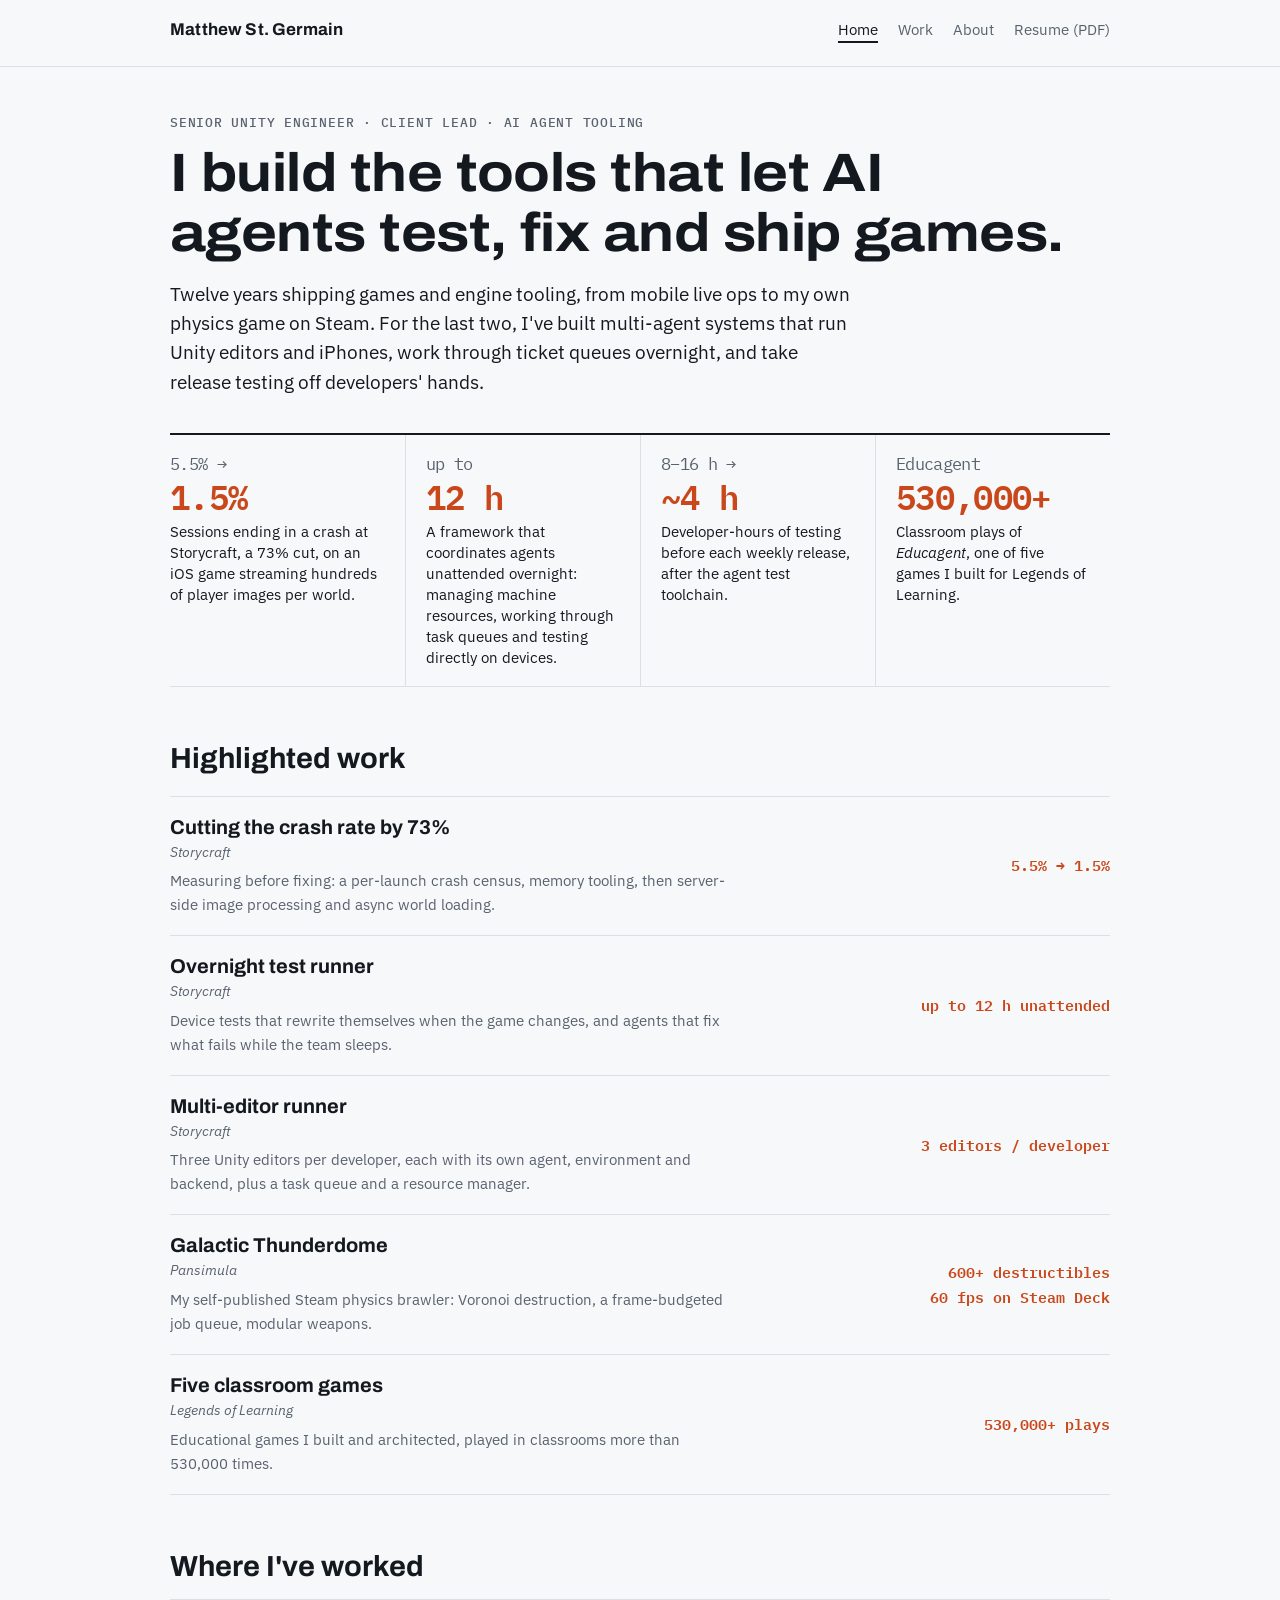
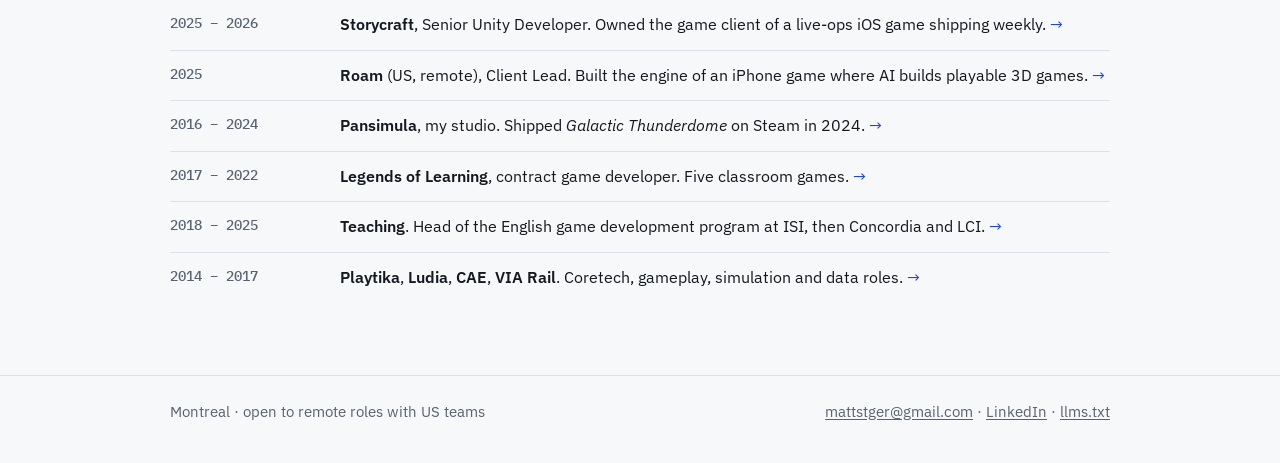
<file: index.html>
<!doctype html>
<html lang="en">
<head>
<meta charset="utf-8">
<meta name="viewport" content="width=device-width,initial-scale=1,viewport-fit=cover">
<title>Matthew St. Germain</title>
<meta name="description" content="Senior Unity engineer building AI agent tooling for game development: crash rate cut 73%, agents that work unattended overnight.">
<link rel="canonical" href="https://mattstg.github.io/">
<meta property="og:title" content="Matthew St. Germain">
<meta property="og:description" content="Senior Unity engineer building AI agent tooling for game development: crash rate cut 73%, agents that work unattended overnight.">
<meta property="og:type" content="website">
<meta property="og:url" content="https://mattstg.github.io/">
<link rel="alternate" type="text/plain" href="/llms.txt" title="Plain-text summary for AI readers">
<link rel="preconnect" href="https://fonts.googleapis.com"><link rel="preconnect" href="https://fonts.gstatic.com" crossorigin><link rel="stylesheet" href="https://fonts.googleapis.com/css2?family=Archivo:wdth,wght@100..125,600..700&family=IBM+Plex+Mono:wght@400;500;600&family=IBM+Plex+Sans:wght@400;500;600&display=swap">
<link rel="stylesheet" href="/assets/site.css">
</head>
<body>
<header class="top"><div class="wrap">
<a class="brand" href="/">Matthew St. Germain</a>
<nav aria-label="Main"><ul><li><a href="/" aria-current="page">Home</a></li><li><a href="/work/">Work</a></li><li><a href="/about/">About</a></li><li><a href="/resume/Matthew-St-Germain-Resume.pdf">Resume (PDF)</a></li></ul></nav>
</div></header>
<main><div class="wrap">


<p class="eyebrow">Senior Unity engineer · client lead · AI agent tooling</p>
<h1>I build the tools that let AI agents test, fix and ship games.</h1>
<p class="lede">Twelve years shipping games and engine tooling, from mobile live ops to my own physics game on Steam.
For the last two, I've built multi-agent systems that run Unity editors and iPhones, work through ticket queues
overnight, and take release testing off developers' hands.</p>

<div class="metrics">
  <div class="metric"><span class="fig"><span class="from">5.5% →</span> 1.5%</span>
    <span class="what">Sessions ending in a crash at Storycraft, a 73% cut, on an iOS game streaming hundreds of player images per world.</span></div>
  <div class="metric"><span class="fig"><span class="from">up to</span> 12 h</span>
    <span class="what">A framework that coordinates agents unattended overnight: managing machine resources, working through task queues and testing directly on devices.</span></div>
  <div class="metric"><span class="fig"><span class="from">8–16 h →</span> ~4 h</span>
    <span class="what">Developer-hours of testing before each weekly release, after the agent test toolchain.</span></div>
  <div class="metric"><span class="fig"><span class="from">Educagent</span> 530,000+</span>
    <span class="what">Classroom plays of <i>Educagent</i>, one of five games I built for Legends of Learning.</span></div>
</div>

<h2>Highlighted work</h2>
<ul class="worklist">
  <li class="hl"><div class="row"><a class="t" href="/work/storycraft/crash-rate/">Cutting the crash rate by 73%</a>
    <a class="co" href="/work/storycraft/">Storycraft</a>
    <span class="d">Measuring before fixing: a per-launch crash census, memory tooling, then server-side image processing and async world loading.</span>
    <span class="k">5.5% → 1.5%</span></div></li>
  <li class="hl"><div class="row"><a class="t" href="/work/storycraft/overnight-test-runner/">Overnight test runner</a>
    <a class="co" href="/work/storycraft/">Storycraft</a>
    <span class="d">Device tests that rewrite themselves when the game changes, and agents that fix what fails while the team sleeps.</span>
    <span class="k">up to 12 h unattended</span></div></li>
  <li class="hl"><div class="row"><a class="t" href="/work/storycraft/multi-editor-runner/">Multi-editor runner</a>
    <a class="co" href="/work/storycraft/">Storycraft</a>
    <span class="d">Three Unity editors per developer, each with its own agent, environment and backend, plus a task queue and a resource manager.</span>
    <span class="k">3 editors / developer</span></div></li>
  <li class="hl"><div class="row"><a class="t" href="/work/pansimula/">Galactic Thunderdome</a>
    <a class="co" href="/work/pansimula/">Pansimula</a>
    <span class="d">My self-published Steam physics brawler: Voronoi destruction, a frame-budgeted job queue, modular weapons.</span>
    <span class="k">600+ destructibles<br>60 fps on Steam Deck</span></div></li>
  <li class="hl"><div class="row"><a class="t" href="/work/legends-of-learning/">Five classroom games</a>
    <a class="co" href="/work/legends-of-learning/">Legends of Learning</a>
    <span class="d">Educational games I built and architected, played in classrooms more than 530,000 times.</span>
    <span class="k">530,000+ plays</span></div></li>
</ul>

<h2>Where I've worked</h2>
<ul class="timeline">
  <li><a href="/work/storycraft/"><span class="when">2025 – 2026</span><span class="what"><b>Storycraft</b>, Senior Unity Developer. Owned the game client of a live-ops iOS game shipping weekly.</span></a></li>
  <li><a href="/work/roam/"><span class="when">2025</span><span class="what"><b>Roam</b> (US, remote), Client Lead. Built the engine of an iPhone game where AI builds playable 3D games.</span></a></li>
  <li><a href="/work/pansimula/"><span class="when">2016 – 2024</span><span class="what"><b>Pansimula</b>, my studio. Shipped <i>Galactic Thunderdome</i> on Steam in 2024.</span></a></li>
  <li><a href="/work/legends-of-learning/"><span class="when">2017 – 2022</span><span class="what"><b>Legends of Learning</b>, contract game developer. Five classroom games.</span></a></li>
  <li><a href="/work/teaching/"><span class="when">2018 – 2025</span><span class="what"><b>Teaching</b>. Head of the English game development program at ISI, then Concordia and LCI.</span></a></li>
  <li><a href="/work/#earlier"><span class="when">2014 – 2017</span><span class="what"><b>Playtika</b>, <b>Ludia</b>, <b>CAE</b>, <b>VIA Rail</b>. Coretech, gameplay, simulation and data roles.</span></a></li>
</ul>

</div></main>
<footer><div class="wrap">
<span>Montreal · open to remote roles with US teams</span>
<span><a href="mailto:mattstger@gmail.com">mattstger@gmail.com</a> · <a href="https://www.linkedin.com/in/matthew-st-germain-10368bba/">LinkedIn</a> · <a href="/llms.txt">llms.txt</a></span>
</div></footer>

</body>
</html>
</file>
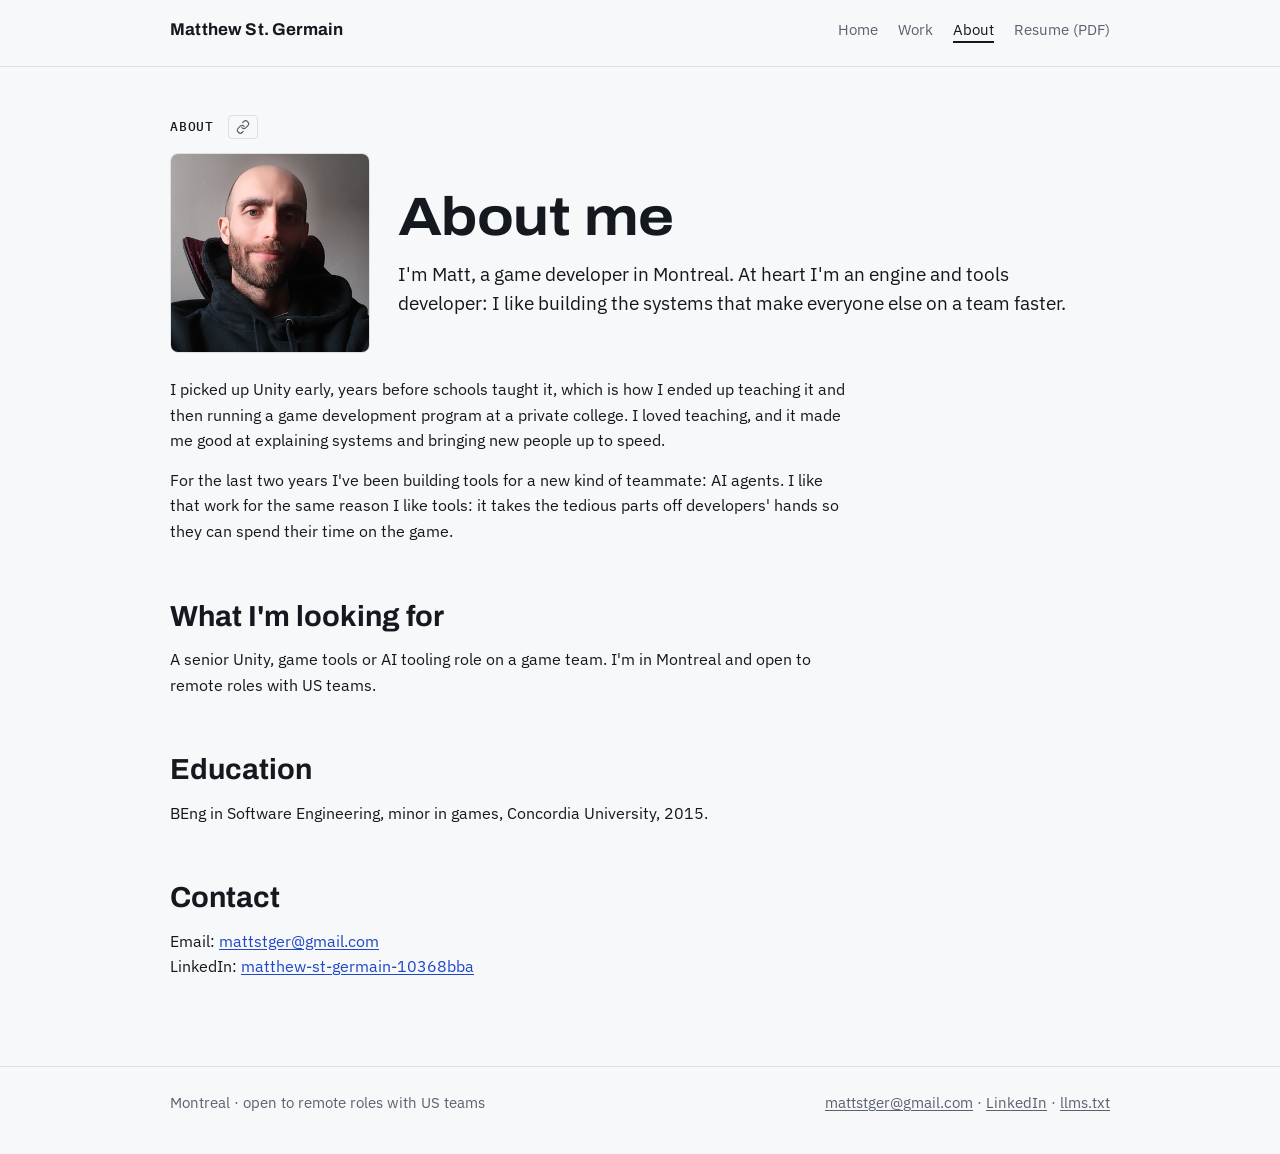
<file: about/index.html>
<!doctype html>
<html lang="en">
<head>
<meta charset="utf-8">
<meta name="viewport" content="width=device-width,initial-scale=1,viewport-fit=cover">
<title>About · Matthew St. Germain</title>
<meta name="description" content="Who Matthew St. Germain is, the role Matthew is looking for, and how to get in touch.">
<link rel="canonical" href="https://mattstg.github.io/about/">
<meta property="og:title" content="About · Matthew St. Germain">
<meta property="og:description" content="Who Matthew St. Germain is, the role Matthew is looking for, and how to get in touch.">
<meta property="og:type" content="website">
<meta property="og:url" content="https://mattstg.github.io/about/">
<link rel="alternate" type="text/plain" href="/llms.txt" title="Plain-text summary for AI readers">
<link rel="preconnect" href="https://fonts.googleapis.com"><link rel="preconnect" href="https://fonts.gstatic.com" crossorigin><link rel="stylesheet" href="https://fonts.googleapis.com/css2?family=Archivo:wdth,wght@100..125,600..700&family=IBM+Plex+Mono:wght@400;500;600&family=IBM+Plex+Sans:wght@400;500;600&display=swap">
<link rel="stylesheet" href="/assets/site.css">
</head>
<body>
<header class="top"><div class="wrap">
<a class="brand" href="/">Matthew St. Germain</a>
<nav aria-label="Main"><ul><li><a href="/">Home</a></li><li><a href="/work/">Work</a></li><li><a href="/about/" aria-current="page">About</a></li><li><a href="/resume/Matthew-St-Germain-Resume.pdf">Resume (PDF)</a></li></ul></nav>
</div></header>
<main><div class="wrap">
<nav class="crumbs" aria-label="Breadcrumb"><span aria-current="page">About</span><button type="button" class="copylink" title="Copy link to this page"><svg viewBox="0 0 24 24" fill="none" stroke="currentColor" stroke-width="2" stroke-linecap="round" stroke-linejoin="round" aria-hidden="true"><path d="M10 13a5 5 0 0 0 7.07 0l3-3a5 5 0 0 0-7.07-7.07l-1.5 1.5"/><path d="M14 11a5 5 0 0 0-7.07 0l-3 3a5 5 0 0 0 7.07 7.07l1.5-1.5"/></svg><span class="lbl">Copy link</span></button></nav>

<div class="intro">
  <img class="portrait" src="/assets/img/matt.png" width="402" height="350" alt="Matthew St. Germain">
  <div>
    <h1>About me</h1>
    <p class="lede">I'm Matt, a game developer in Montreal. At heart I'm an engine and tools developer: I like
    building the systems that make everyone else on a team faster.</p>
  </div>
</div>

<p>I picked up Unity early, years before schools taught it, which is how I ended up teaching it and then running a
game development program at a private college. I loved teaching, and it made me good at explaining systems and bringing new people
up to speed.</p>
<p>For the last two years I've been building tools for a new kind of teammate: AI agents. I like that work for the
same reason I like tools: it takes the tedious parts off developers' hands so they can spend their time on the
game.</p>

<h2>What I'm looking for</h2>
<p>A senior Unity, game tools or AI tooling role on a game team. I'm in Montreal and open to remote roles with US
teams.</p>

<h2>Education</h2>
<p>BEng in Software Engineering, minor in games, Concordia University, 2015.</p>

<h2>Contact</h2>
<p>Email: <a href="mailto:mattstger@gmail.com">mattstger@gmail.com</a><br>LinkedIn: <a href="https://www.linkedin.com/in/matthew-st-germain-10368bba/">matthew-st-germain-10368bba</a></p>

</div></main>
<footer><div class="wrap">
<span>Montreal · open to remote roles with US teams</span>
<span><a href="mailto:mattstger@gmail.com">mattstger@gmail.com</a> · <a href="https://www.linkedin.com/in/matthew-st-germain-10368bba/">LinkedIn</a> · <a href="/llms.txt">llms.txt</a></span>
</div></footer>
<script>
document.querySelectorAll('.copylink').forEach(function (b) {
  b.addEventListener('click', function () {
    var url = document.querySelector('link[rel=canonical]').href, lbl = b.querySelector('.lbl');
    function done() {
      b.classList.add('done'); lbl.textContent = 'Copied';
      setTimeout(function () { b.classList.remove('done'); lbl.textContent = 'Copy link'; }, 1600);
    }
    function fallback() {
      var t = document.createElement('textarea'); t.value = url; document.body.appendChild(t);
      t.select(); try { document.execCommand('copy'); } catch (e) {} t.remove(); done();
    }
    if (navigator.clipboard) navigator.clipboard.writeText(url).then(done, fallback); else fallback();
  });
});
</script>
</body>
</html>
</file>
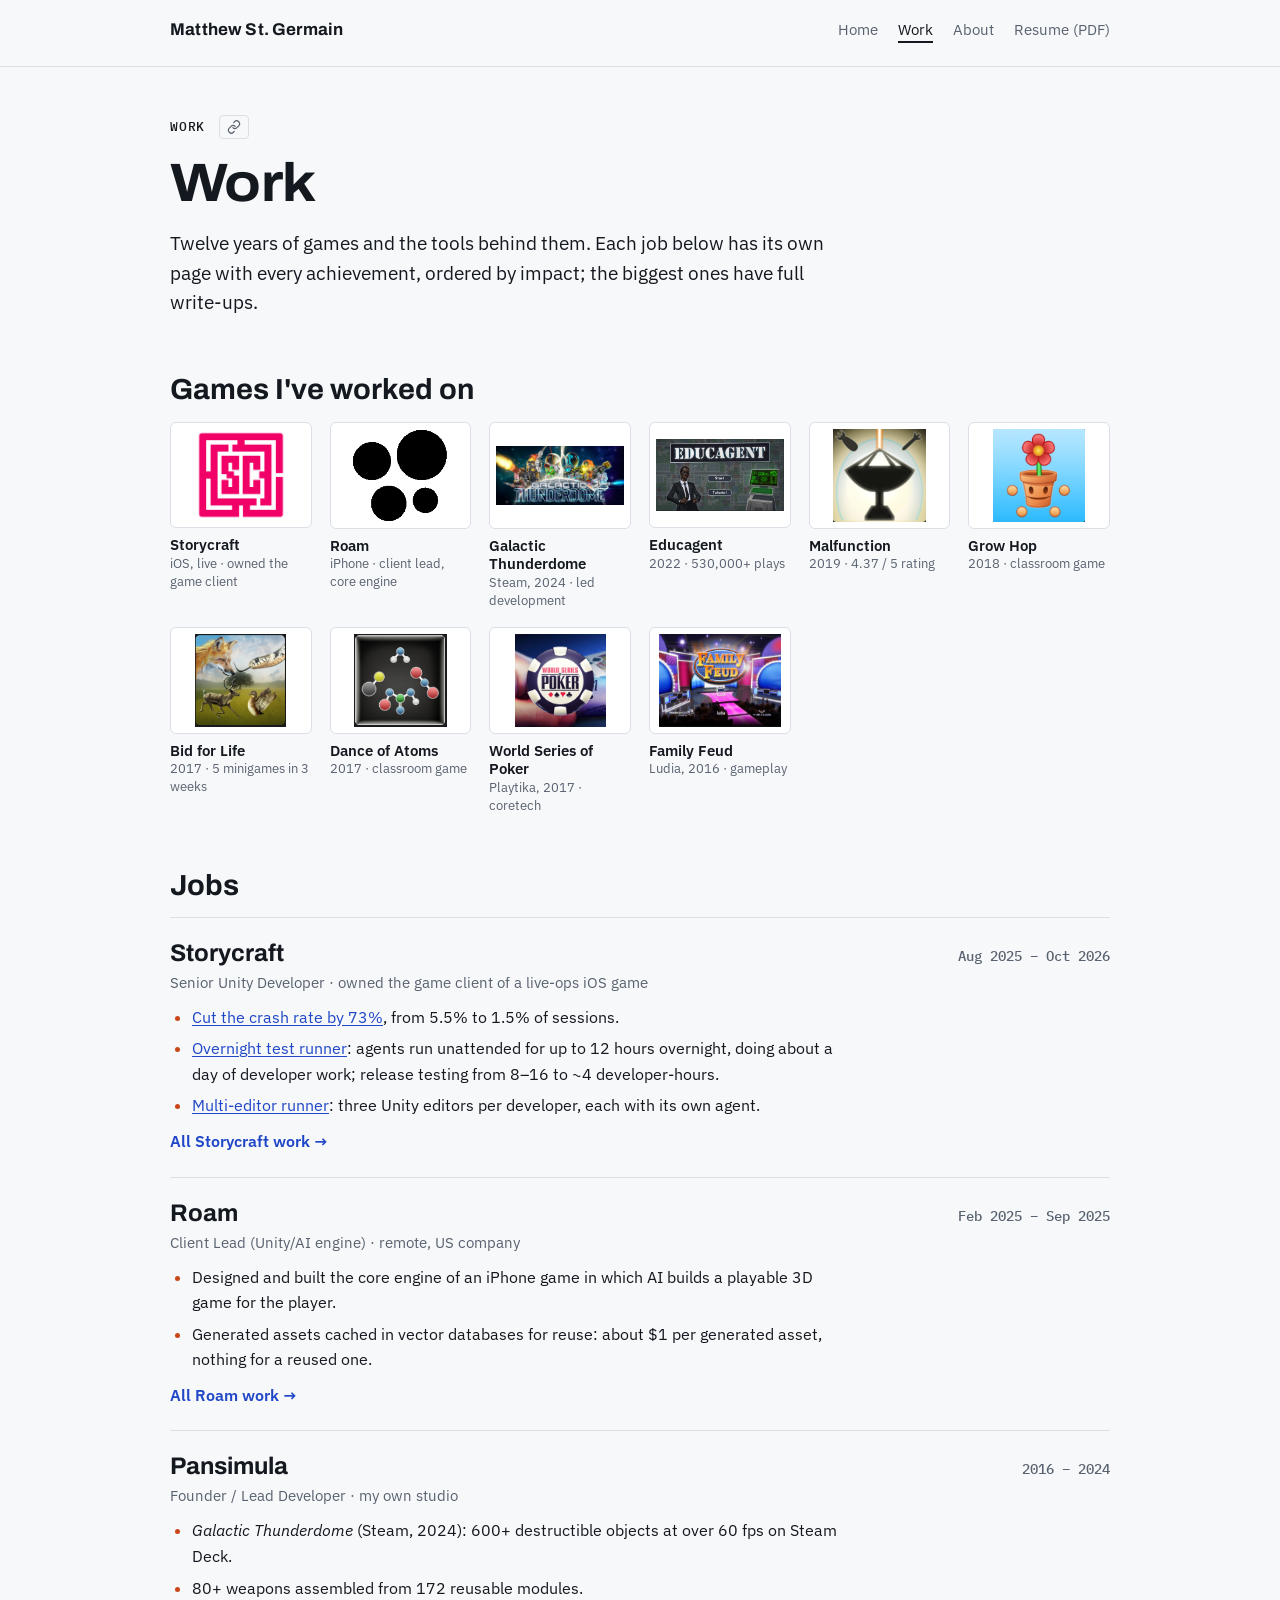
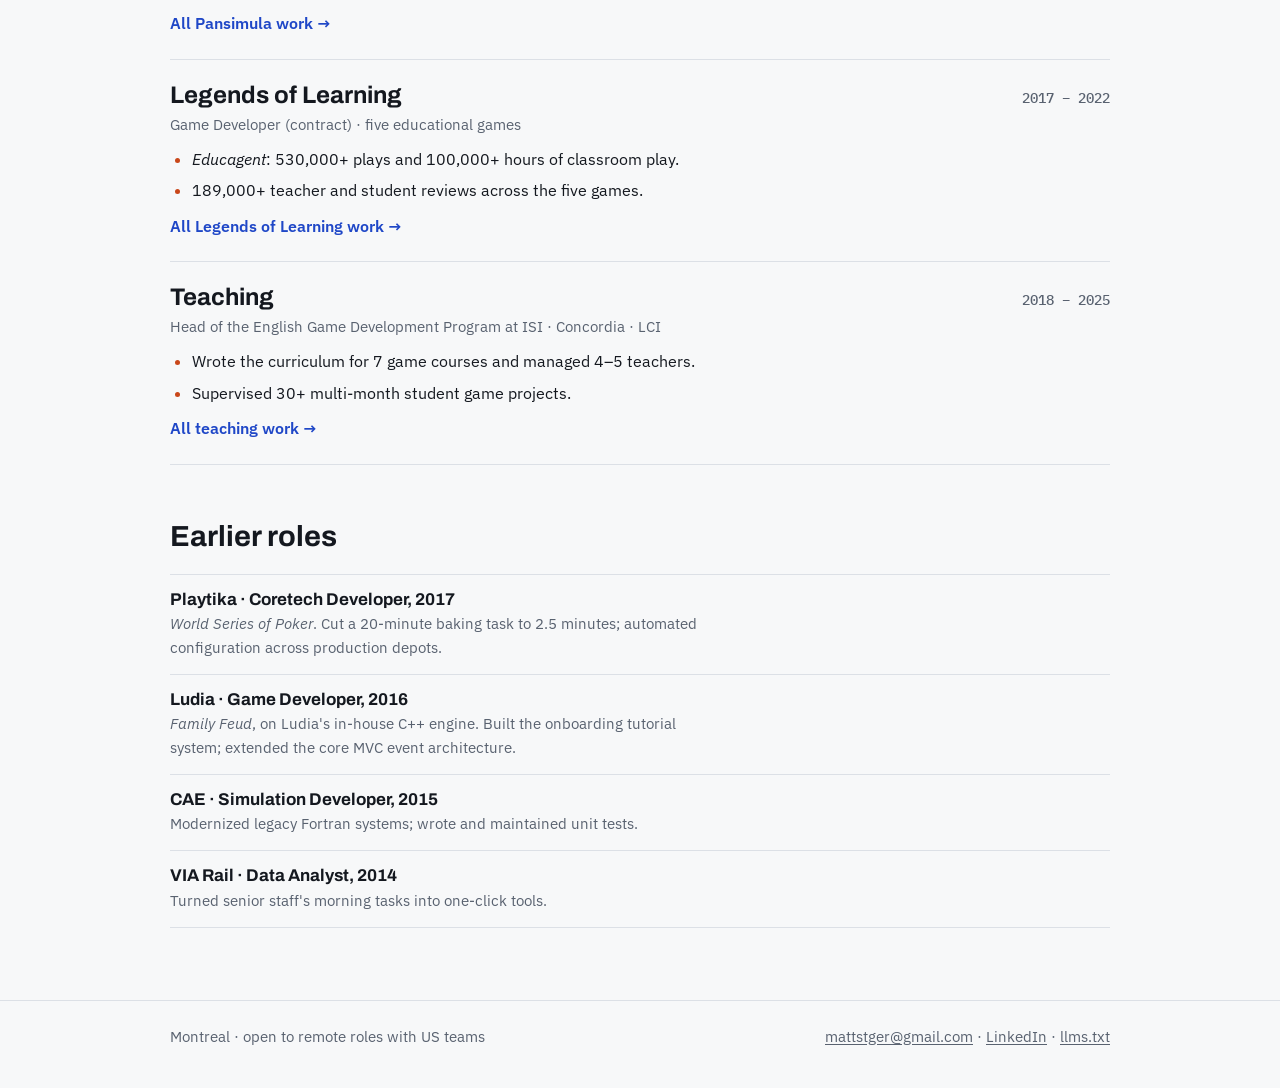
<file: work/index.html>
<!doctype html>
<html lang="en">
<head>
<meta charset="utf-8">
<meta name="viewport" content="width=device-width,initial-scale=1,viewport-fit=cover">
<title>Work · Matthew St. Germain</title>
<meta name="description" content="Every job of Matthew St. Germain, with top achievements, games shipped and earlier roles.">
<link rel="canonical" href="https://mattstg.github.io/work/">
<meta property="og:title" content="Work · Matthew St. Germain">
<meta property="og:description" content="Every job of Matthew St. Germain, with top achievements, games shipped and earlier roles.">
<meta property="og:type" content="website">
<meta property="og:url" content="https://mattstg.github.io/work/">
<link rel="alternate" type="text/plain" href="/llms.txt" title="Plain-text summary for AI readers">
<link rel="preconnect" href="https://fonts.googleapis.com"><link rel="preconnect" href="https://fonts.gstatic.com" crossorigin><link rel="stylesheet" href="https://fonts.googleapis.com/css2?family=Archivo:wdth,wght@100..125,600..700&family=IBM+Plex+Mono:wght@400;500;600&family=IBM+Plex+Sans:wght@400;500;600&display=swap">
<link rel="stylesheet" href="/assets/site.css">
</head>
<body>
<header class="top"><div class="wrap">
<a class="brand" href="/">Matthew St. Germain</a>
<nav aria-label="Main"><ul><li><a href="/">Home</a></li><li><a href="/work/" aria-current="page">Work</a></li><li><a href="/about/">About</a></li><li><a href="/resume/Matthew-St-Germain-Resume.pdf">Resume (PDF)</a></li></ul></nav>
</div></header>
<main><div class="wrap">
<nav class="crumbs" aria-label="Breadcrumb"><span aria-current="page">Work</span><button type="button" class="copylink" title="Copy link to this page"><svg viewBox="0 0 24 24" fill="none" stroke="currentColor" stroke-width="2" stroke-linecap="round" stroke-linejoin="round" aria-hidden="true"><path d="M10 13a5 5 0 0 0 7.07 0l3-3a5 5 0 0 0-7.07-7.07l-1.5 1.5"/><path d="M14 11a5 5 0 0 0-7.07 0l-3 3a5 5 0 0 0 7.07 7.07l1.5-1.5"/></svg><span class="lbl">Copy link</span></button></nav>

<h1>Work</h1>
<p class="lede">Twelve years of games and the tools behind them. Each job below has its own page with every
achievement, ordered by impact; the biggest ones have full write-ups.</p>

<h2>Games I've worked on</h2>
<ul class="shelf"><li><a href="/work/storycraft/"><img src="/assets/img/storycraft.jpg" alt="Storycraft" loading="lazy"><span class="n">Storycraft</span><span class="r">iOS, live · owned the game client</span></a></li><li><a href="/work/roam/"><img src="/assets/img/roam.png" alt="Roam" loading="lazy" class="for-light"><img src="/assets/img/roam-white.png" alt="Roam" loading="lazy" class="for-dark"><span class="n">Roam</span><span class="r">iPhone · client lead, core engine</span></a></li><li><a href="/work/pansimula/"><img src="/assets/img/galactic-thunderdome.png" alt="Galactic Thunderdome" loading="lazy"><span class="n">Galactic Thunderdome</span><span class="r">Steam, 2024 · led development</span></a></li><li><a href="/work/legends-of-learning/"><img src="/assets/img/educagent.png" alt="Educagent" loading="lazy"><span class="n">Educagent</span><span class="r">2022 · 530,000+ plays</span></a></li><li><a href="/work/legends-of-learning/"><img src="/assets/img/malfunction.png" alt="Malfunction" loading="lazy"><span class="n">Malfunction</span><span class="r">2019 · 4.37 / 5 rating</span></a></li><li><a href="/work/legends-of-learning/"><img src="/assets/img/grow-hop.png" alt="Grow Hop" loading="lazy"><span class="n">Grow Hop</span><span class="r">2018 · classroom game</span></a></li><li><a href="/work/legends-of-learning/"><img src="/assets/img/bid-for-life.png" alt="Bid for Life" loading="lazy"><span class="n">Bid for Life</span><span class="r">2017 · 5 minigames in 3 weeks</span></a></li><li><a href="/work/legends-of-learning/"><img src="/assets/img/dance-of-atoms.png" alt="Dance of Atoms" loading="lazy"><span class="n">Dance of Atoms</span><span class="r">2017 · classroom game</span></a></li><li><a href="/work/#earlier"><img src="/assets/img/world-series-poker.png" alt="World Series of Poker" loading="lazy"><span class="n">World Series of Poker</span><span class="r">Playtika, 2017 · coretech</span></a></li><li><a href="/work/#earlier"><img src="/assets/img/family-feud.png" alt="Family Feud" loading="lazy"><span class="n">Family Feud</span><span class="r">Ludia, 2016 · gameplay</span></a></li></ul>

<h2>Jobs</h2>
<div class="jobs">
<article class="job">
  <div class="jobhead"><h3><a href="/work/storycraft/">Storycraft</a></h3><span class="when">Aug 2025 – Oct 2026</span></div>
  <p class="role">Senior Unity Developer · owned the game client of a live-ops iOS game</p>
  <ul class="tops">
    <li><a href="/work/storycraft/crash-rate/">Cut the crash rate by 73%</a>, from 5.5% to 1.5% of sessions.</li>
    <li><a href="/work/storycraft/overnight-test-runner/">Overnight test runner</a>: agents run unattended for up to 12 hours overnight, doing about a day of developer work; release testing from 8–16 to ~4 developer-hours.</li>
    <li><a href="/work/storycraft/multi-editor-runner/">Multi-editor runner</a>: three Unity editors per developer, each with its own agent.</li>
  </ul>
  <a class="more" href="/work/storycraft/">All Storycraft work →</a>
</article>
<article class="job">
  <div class="jobhead"><h3><a href="/work/roam/">Roam</a></h3><span class="when">Feb 2025 – Sep 2025</span></div>
  <p class="role">Client Lead (Unity/AI engine) · remote, US company</p>
  <ul class="tops">
    <li>Designed and built the core engine of an iPhone game in which AI builds a playable 3D game for the player.</li>
    <li>Generated assets cached in vector databases for reuse: about $1 per generated asset, nothing for a reused one.</li>
  </ul>
  <a class="more" href="/work/roam/">All Roam work →</a>
</article>
<article class="job">
  <div class="jobhead"><h3><a href="/work/pansimula/">Pansimula</a></h3><span class="when">2016 – 2024</span></div>
  <p class="role">Founder / Lead Developer · my own studio</p>
  <ul class="tops">
    <li><i>Galactic Thunderdome</i> (Steam, 2024): 600+ destructible objects at over 60 fps on Steam Deck.</li>
    <li>80+ weapons assembled from 172 reusable modules.</li>
  </ul>
  <a class="more" href="/work/pansimula/">All Pansimula work →</a>
</article>
<article class="job">
  <div class="jobhead"><h3><a href="/work/legends-of-learning/">Legends of Learning</a></h3><span class="when">2017 – 2022</span></div>
  <p class="role">Game Developer (contract) · five educational games</p>
  <ul class="tops">
    <li><i>Educagent</i>: 530,000+ plays and 100,000+ hours of classroom play.</li>
    <li>189,000+ teacher and student reviews across the five games.</li>
  </ul>
  <a class="more" href="/work/legends-of-learning/">All Legends of Learning work →</a>
</article>
<article class="job">
  <div class="jobhead"><h3><a href="/work/teaching/">Teaching</a></h3><span class="when">2018 – 2025</span></div>
  <p class="role">Head of the English Game Development Program at ISI · Concordia · LCI</p>
  <ul class="tops">
    <li>Wrote the curriculum for 7 game courses and managed 4–5 teachers.</li>
    <li>Supervised 30+ multi-month student game projects.</li>
  </ul>
  <a class="more" href="/work/teaching/">All teaching work →</a>
</article>
</div>

<h2 id="earlier">Earlier roles</h2>
<ul class="worklist">
  <li class="plain"><span class="t">Playtika · Coretech Developer, 2017</span><span class="d"><i>World Series of Poker</i>. Cut a 20-minute baking task to 2.5 minutes; automated configuration across production depots.</span></li>
  <li class="plain"><span class="t">Ludia · Game Developer, 2016</span><span class="d"><i>Family Feud</i>, on Ludia's in-house C++ engine. Built the onboarding tutorial system; extended the core MVC event architecture.</span></li>
  <li class="plain"><span class="t">CAE · Simulation Developer, 2015</span><span class="d">Modernized legacy Fortran systems; wrote and maintained unit tests.</span></li>
  <li class="plain"><span class="t">VIA Rail · Data Analyst, 2014</span><span class="d">Turned senior staff's morning tasks into one-click tools.</span></li>
</ul>

</div></main>
<footer><div class="wrap">
<span>Montreal · open to remote roles with US teams</span>
<span><a href="mailto:mattstger@gmail.com">mattstger@gmail.com</a> · <a href="https://www.linkedin.com/in/matthew-st-germain-10368bba/">LinkedIn</a> · <a href="/llms.txt">llms.txt</a></span>
</div></footer>
<script>
document.querySelectorAll('.copylink').forEach(function (b) {
  b.addEventListener('click', function () {
    var url = document.querySelector('link[rel=canonical]').href, lbl = b.querySelector('.lbl');
    function done() {
      b.classList.add('done'); lbl.textContent = 'Copied';
      setTimeout(function () { b.classList.remove('done'); lbl.textContent = 'Copy link'; }, 1600);
    }
    function fallback() {
      var t = document.createElement('textarea'); t.value = url; document.body.appendChild(t);
      t.select(); try { document.execCommand('copy'); } catch (e) {} t.remove(); done();
    }
    if (navigator.clipboard) navigator.clipboard.writeText(url).then(done, fallback); else fallback();
  });
});
</script>
</body>
</html>
</file>
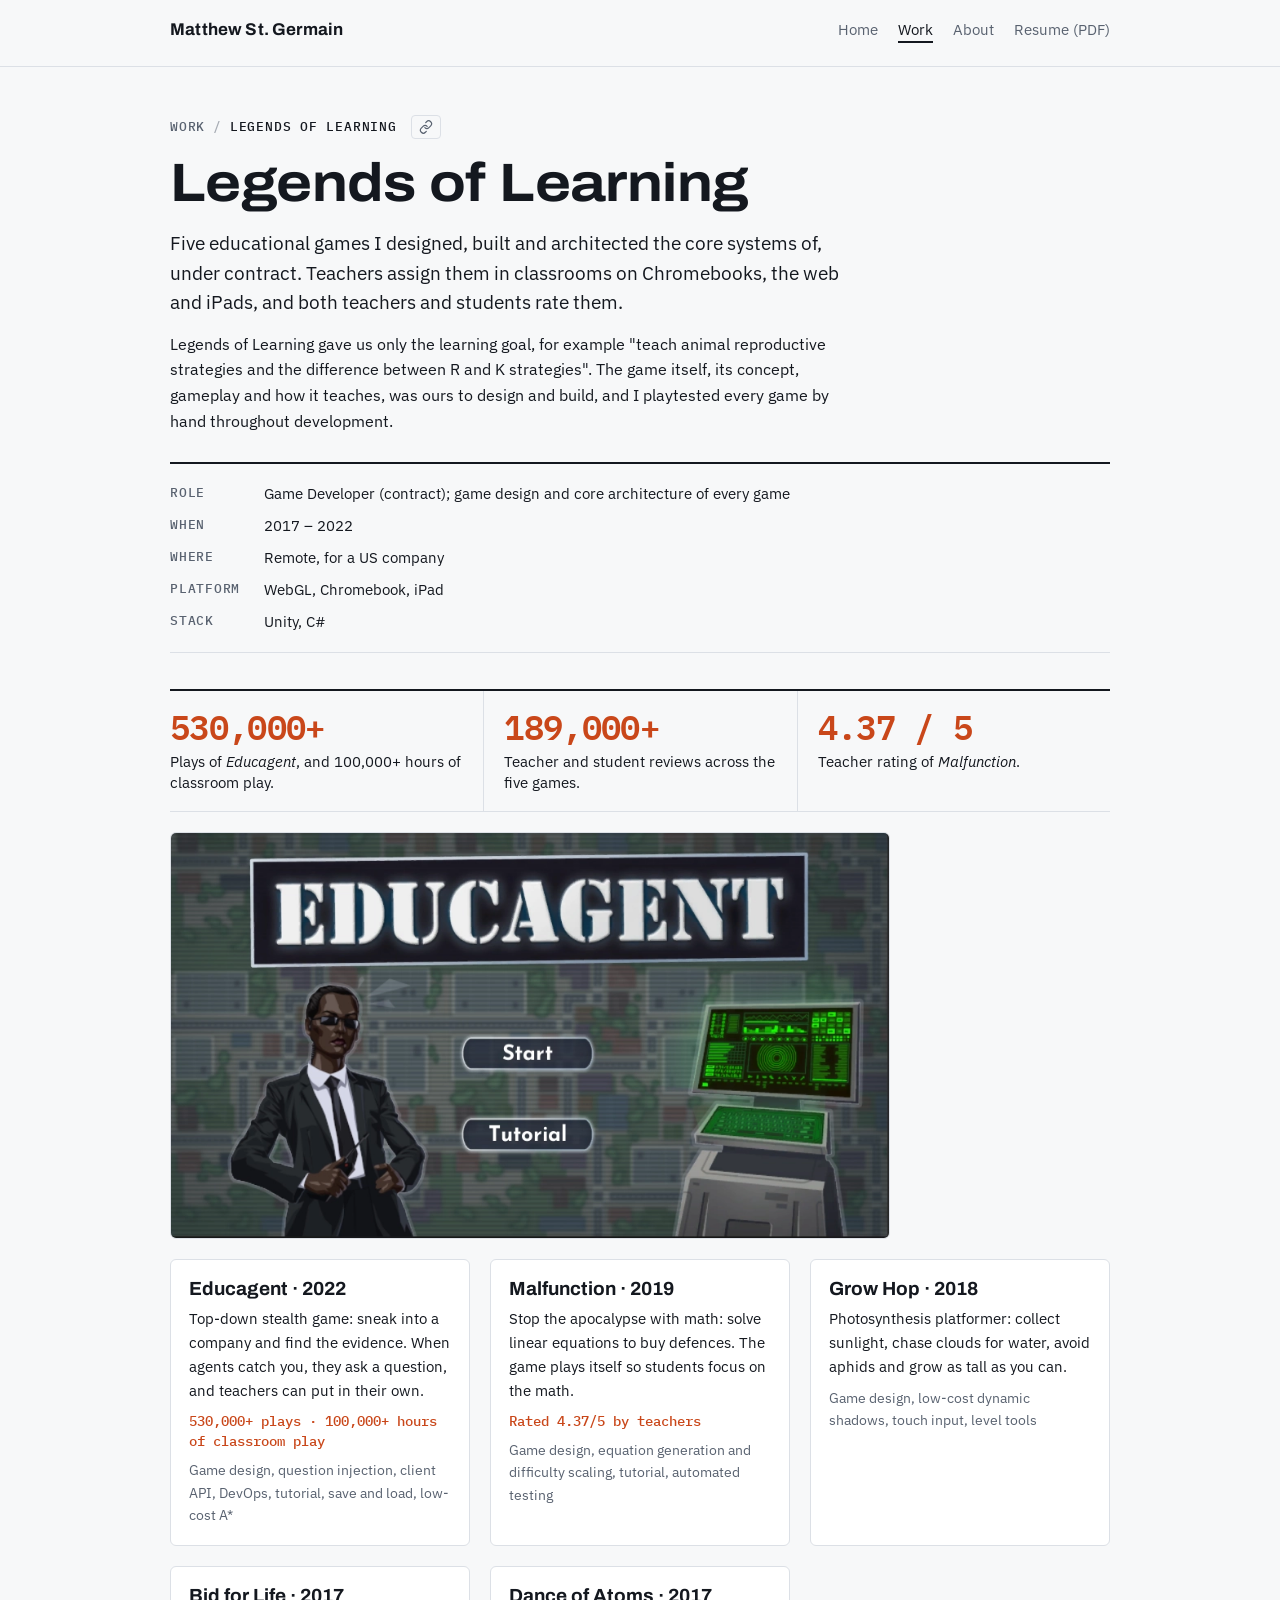
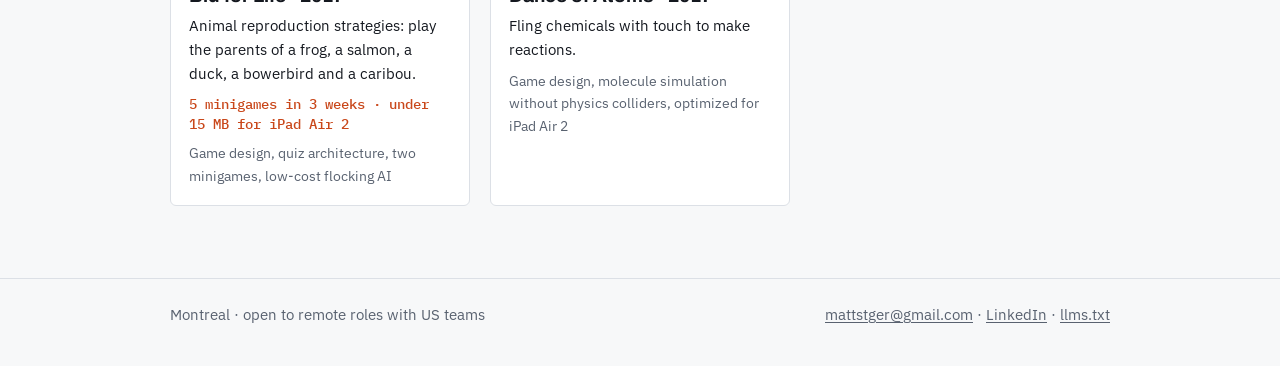
<file: work/legends-of-learning/index.html>
<!doctype html>
<html lang="en">
<head>
<meta charset="utf-8">
<meta name="viewport" content="width=device-width,initial-scale=1,viewport-fit=cover">
<title>Legends of Learning · Matthew St. Germain</title>
<meta name="description" content="Five educational games played in classrooms more than 530,000 times.">
<link rel="canonical" href="https://mattstg.github.io/work/legends-of-learning/">
<meta property="og:title" content="Legends of Learning · Matthew St. Germain">
<meta property="og:description" content="Five educational games played in classrooms more than 530,000 times.">
<meta property="og:type" content="website">
<meta property="og:url" content="https://mattstg.github.io/work/legends-of-learning/">
<link rel="alternate" type="text/plain" href="/llms.txt" title="Plain-text summary for AI readers">
<link rel="preconnect" href="https://fonts.googleapis.com"><link rel="preconnect" href="https://fonts.gstatic.com" crossorigin><link rel="stylesheet" href="https://fonts.googleapis.com/css2?family=Archivo:wdth,wght@100..125,600..700&family=IBM+Plex+Mono:wght@400;500;600&family=IBM+Plex+Sans:wght@400;500;600&display=swap">
<link rel="stylesheet" href="/assets/site.css">
</head>
<body>
<header class="top"><div class="wrap">
<a class="brand" href="/">Matthew St. Germain</a>
<nav aria-label="Main"><ul><li><a href="/">Home</a></li><li><a href="/work/" aria-current="page">Work</a></li><li><a href="/about/">About</a></li><li><a href="/resume/Matthew-St-Germain-Resume.pdf">Resume (PDF)</a></li></ul></nav>
</div></header>
<main><div class="wrap">
<nav class="crumbs" aria-label="Breadcrumb"><a href="/work/">Work</a><span class="sep">/</span><span aria-current="page">Legends of Learning</span><button type="button" class="copylink" title="Copy link to this page"><svg viewBox="0 0 24 24" fill="none" stroke="currentColor" stroke-width="2" stroke-linecap="round" stroke-linejoin="round" aria-hidden="true"><path d="M10 13a5 5 0 0 0 7.07 0l3-3a5 5 0 0 0-7.07-7.07l-1.5 1.5"/><path d="M14 11a5 5 0 0 0-7.07 0l-3 3a5 5 0 0 0 7.07 7.07l1.5-1.5"/></svg><span class="lbl">Copy link</span></button></nav>

<h1>Legends of Learning</h1>
<p class="lede">Five educational games I designed, built and architected the core systems of, under contract. Teachers assign them in classrooms on Chromebooks, the web and iPads, and both teachers and students rate them.</p>
<p>Legends of Learning gave us only the learning goal, for example "teach animal reproductive strategies and the
difference between R and K strategies". The game itself, its concept, gameplay and how it teaches, was ours to
design and build, and I playtested every game by hand throughout development.</p>

<dl class="spec">
  <dt>Role</dt><dd>Game Developer (contract); game design and core architecture of every game</dd>
  <dt>When</dt><dd>2017 – 2022</dd>
  <dt>Where</dt><dd>Remote, for a US company</dd>
  <dt>Platform</dt><dd>WebGL, Chromebook, iPad</dd>
  <dt>Stack</dt><dd>Unity, C#</dd>
</dl>

<div class="metrics">
  <div class="metric"><span class="fig">530,000+</span><span class="what">Plays of <i>Educagent</i>, and 100,000+ hours of classroom play.</span></div>
  <div class="metric"><span class="fig">189,000+</span><span class="what">Teacher and student reviews across the five games.</span></div>
  <div class="metric"><span class="fig">4.37 / 5</span><span class="what">Teacher rating of <i>Malfunction</i>.</span></div>
</div>

<div class="shot"><img src="/assets/img/educagent.png" width="880" height="496" alt="Educagent title screen" loading="lazy"></div>
<div class="games">
  <div class="game"><h3>Educagent · 2022</h3><p>Top-down stealth game: sneak into a company and find the evidence. When agents catch you, they ask a question, and teachers can put in their own.</p>
    <p class="facts">530,000+ plays · 100,000+ hours of classroom play</p><p class="role">Game design, question injection, client API, DevOps, tutorial, save and load, low-cost A*</p></div>
  <div class="game"><h3>Malfunction · 2019</h3><p>Stop the apocalypse with math: solve linear equations to buy defences. The game plays itself so students focus on the math.</p>
    <p class="facts">Rated 4.37/5 by teachers</p><p class="role">Game design, equation generation and difficulty scaling, tutorial, automated testing</p></div>
  <div class="game"><h3>Grow Hop · 2018</h3><p>Photosynthesis platformer: collect sunlight, chase clouds for water, avoid aphids and grow as tall as you can.</p>
    <p class="role">Game design, low-cost dynamic shadows, touch input, level tools</p></div>
  <div class="game"><h3>Bid for Life · 2017</h3><p>Animal reproduction strategies: play the parents of a frog, a salmon, a duck, a bowerbird and a caribou.</p>
    <p class="facts">5 minigames in 3 weeks · under 15 MB for iPad Air 2</p><p class="role">Game design, quiz architecture, two minigames, low-cost flocking AI</p></div>
  <div class="game"><h3>Dance of Atoms · 2017</h3><p>Fling chemicals with touch to make reactions.</p>
    <p class="role">Game design, molecule simulation without physics colliders, optimized for iPad Air 2</p></div>
</div>

</div></main>
<footer><div class="wrap">
<span>Montreal · open to remote roles with US teams</span>
<span><a href="mailto:mattstger@gmail.com">mattstger@gmail.com</a> · <a href="https://www.linkedin.com/in/matthew-st-germain-10368bba/">LinkedIn</a> · <a href="/llms.txt">llms.txt</a></span>
</div></footer>
<script>
document.querySelectorAll('.copylink').forEach(function (b) {
  b.addEventListener('click', function () {
    var url = document.querySelector('link[rel=canonical]').href, lbl = b.querySelector('.lbl');
    function done() {
      b.classList.add('done'); lbl.textContent = 'Copied';
      setTimeout(function () { b.classList.remove('done'); lbl.textContent = 'Copy link'; }, 1600);
    }
    function fallback() {
      var t = document.createElement('textarea'); t.value = url; document.body.appendChild(t);
      t.select(); try { document.execCommand('copy'); } catch (e) {} t.remove(); done();
    }
    if (navigator.clipboard) navigator.clipboard.writeText(url).then(done, fallback); else fallback();
  });
});
</script>
</body>
</html>
</file>
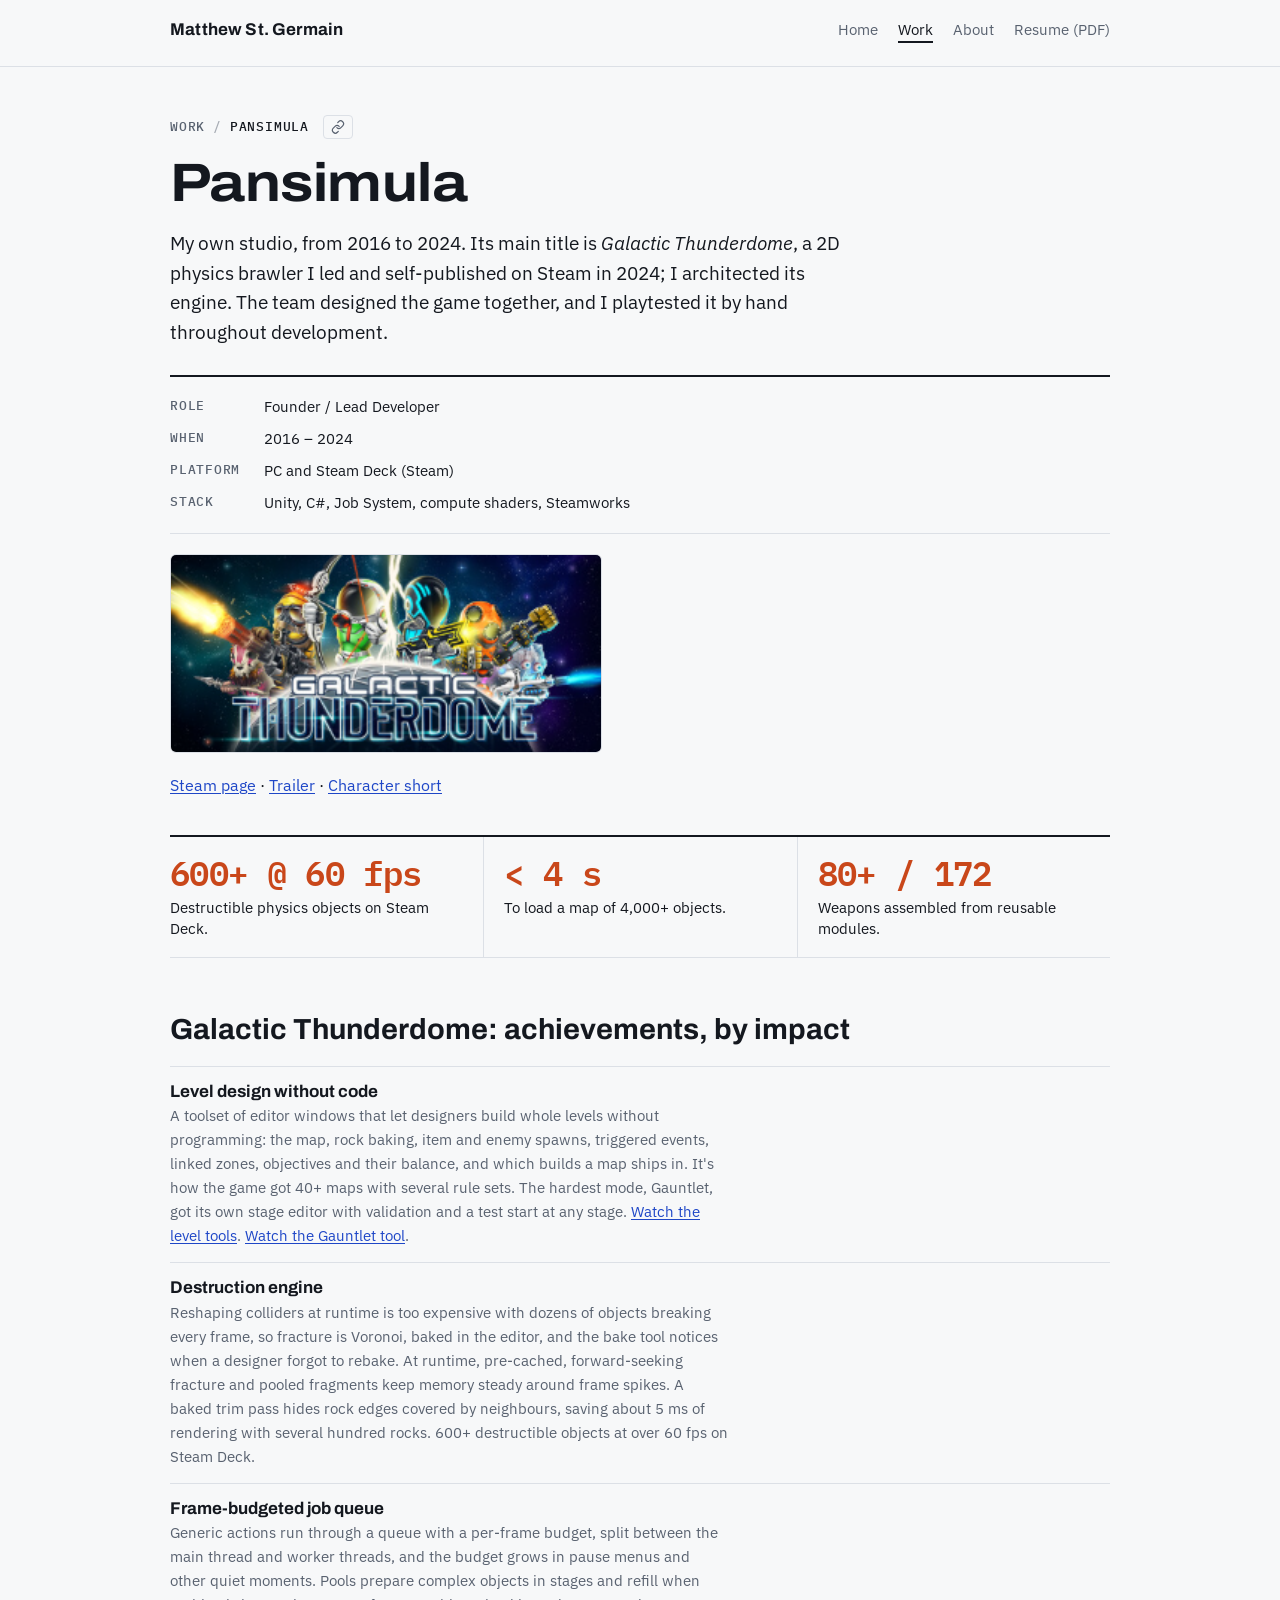
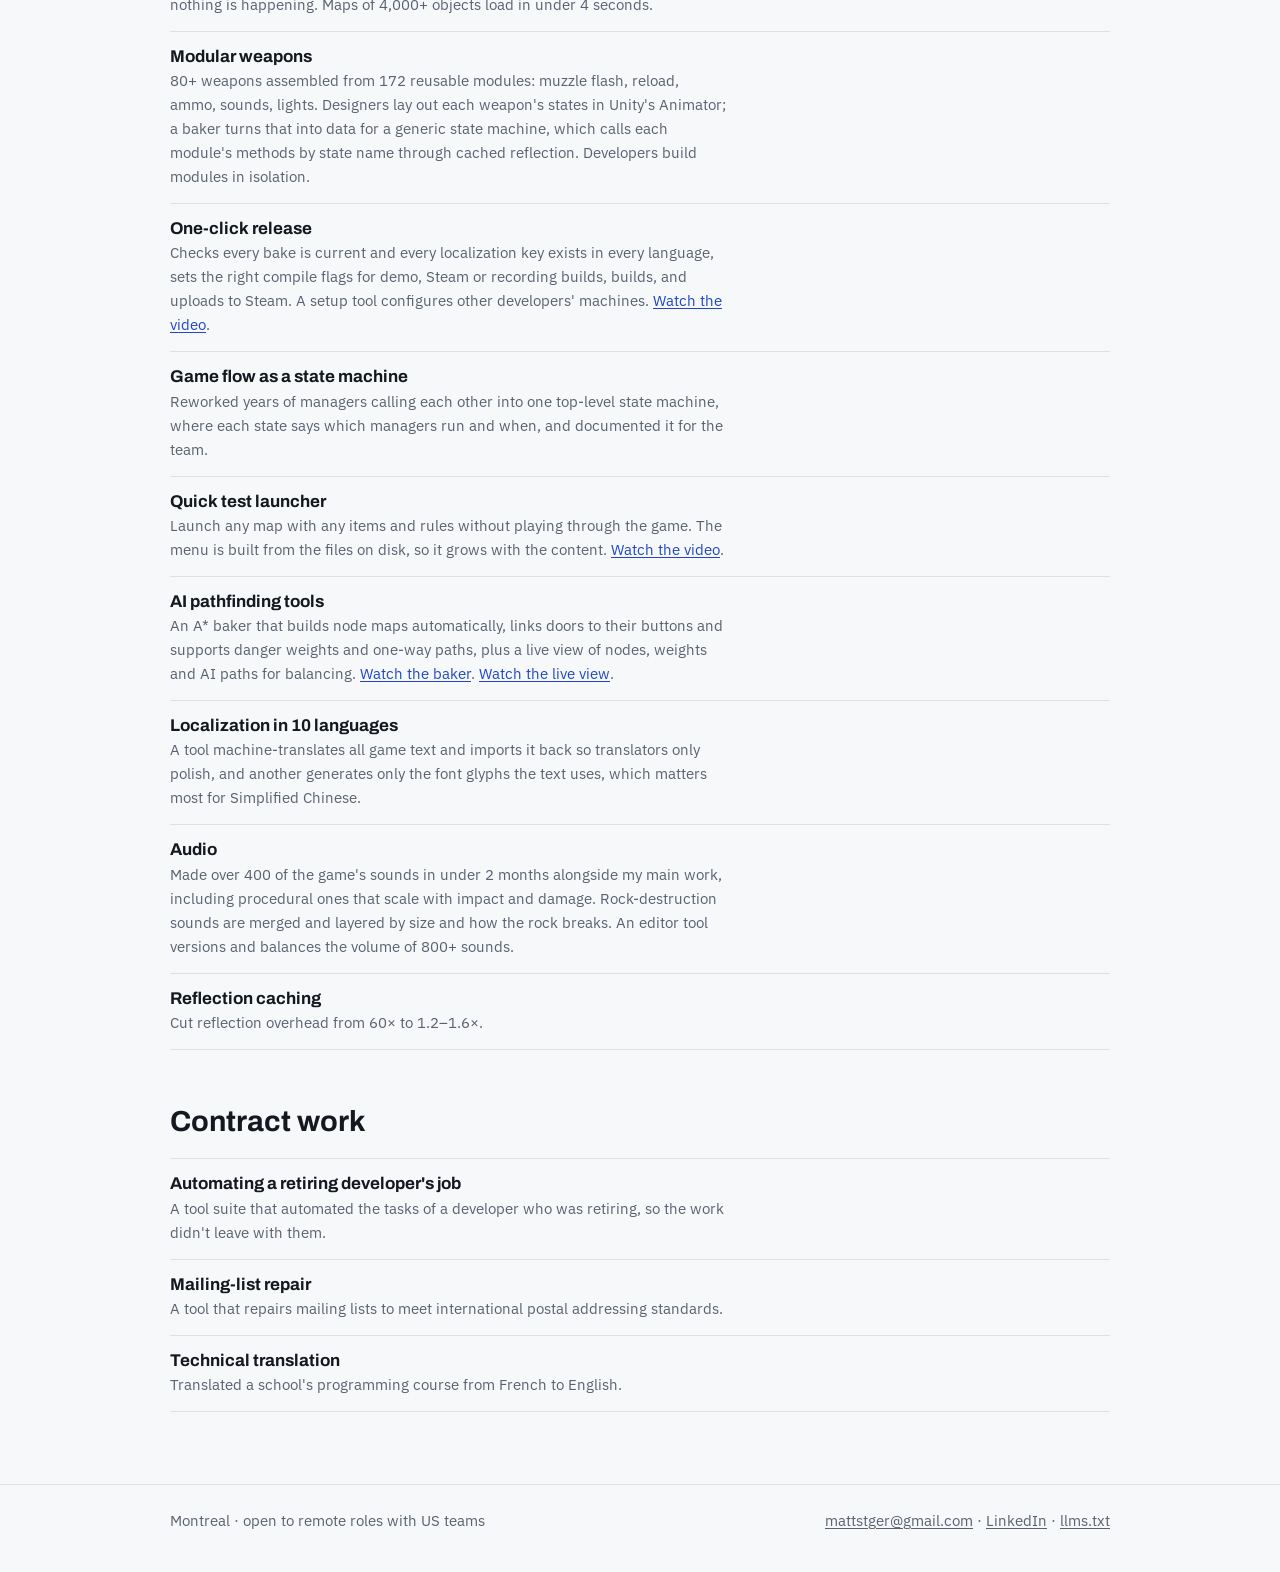
<file: work/pansimula/index.html>
<!doctype html>
<html lang="en">
<head>
<meta charset="utf-8">
<meta name="viewport" content="width=device-width,initial-scale=1,viewport-fit=cover">
<title>Pansimula · Matthew St. Germain</title>
<meta name="description" content="Galactic Thunderdome on Steam: destruction engine, job queue, modular weapons.">
<link rel="canonical" href="https://mattstg.github.io/work/pansimula/">
<meta property="og:title" content="Pansimula · Matthew St. Germain">
<meta property="og:description" content="Galactic Thunderdome on Steam: destruction engine, job queue, modular weapons.">
<meta property="og:type" content="website">
<meta property="og:url" content="https://mattstg.github.io/work/pansimula/">
<link rel="alternate" type="text/plain" href="/llms.txt" title="Plain-text summary for AI readers">
<link rel="preconnect" href="https://fonts.googleapis.com"><link rel="preconnect" href="https://fonts.gstatic.com" crossorigin><link rel="stylesheet" href="https://fonts.googleapis.com/css2?family=Archivo:wdth,wght@100..125,600..700&family=IBM+Plex+Mono:wght@400;500;600&family=IBM+Plex+Sans:wght@400;500;600&display=swap">
<link rel="stylesheet" href="/assets/site.css">
</head>
<body>
<header class="top"><div class="wrap">
<a class="brand" href="/">Matthew St. Germain</a>
<nav aria-label="Main"><ul><li><a href="/">Home</a></li><li><a href="/work/" aria-current="page">Work</a></li><li><a href="/about/">About</a></li><li><a href="/resume/Matthew-St-Germain-Resume.pdf">Resume (PDF)</a></li></ul></nav>
</div></header>
<main><div class="wrap">
<nav class="crumbs" aria-label="Breadcrumb"><a href="/work/">Work</a><span class="sep">/</span><span aria-current="page">Pansimula</span><button type="button" class="copylink" title="Copy link to this page"><svg viewBox="0 0 24 24" fill="none" stroke="currentColor" stroke-width="2" stroke-linecap="round" stroke-linejoin="round" aria-hidden="true"><path d="M10 13a5 5 0 0 0 7.07 0l3-3a5 5 0 0 0-7.07-7.07l-1.5 1.5"/><path d="M14 11a5 5 0 0 0-7.07 0l-3 3a5 5 0 0 0 7.07 7.07l1.5-1.5"/></svg><span class="lbl">Copy link</span></button></nav>

<h1>Pansimula</h1>
<p class="lede">My own studio, from 2016 to 2024. Its main title is <i>Galactic Thunderdome</i>, a 2D physics
brawler I led and self-published on Steam in 2024; I architected its engine. The team designed the game
together, and I playtested it by hand throughout development.</p>

<dl class="spec">
  <dt>Role</dt><dd>Founder / Lead Developer</dd>
  <dt>When</dt><dd>2016 – 2024</dd>
  <dt>Platform</dt><dd>PC and Steam Deck (Steam)</dd>
  <dt>Stack</dt><dd>Unity, C#, Job System, compute shaders, Steamworks</dd>
</dl>

<div class="shot gtd"><img src="/assets/img/galactic-thunderdome.png" width="288" height="132" alt="Galactic Thunderdome key art" loading="lazy"></div>
<p><a href="https://store.steampowered.com/app/1219800/Galactic_Thunderdome/">Steam page</a> · <a href="https://www.youtube.com/watch?v=U4oUq-anmSk">Trailer</a> · <a href="https://www.youtube.com/shorts/eUh6hs99_iE">Character short</a></p>

<div class="metrics">
  <div class="metric"><span class="fig">600+ @ 60 fps</span><span class="what">Destructible physics objects on Steam Deck.</span></div>
  <div class="metric"><span class="fig">&lt; 4 s</span><span class="what">To load a map of 4,000+ objects.</span></div>
  <div class="metric"><span class="fig">80+ / 172</span><span class="what">Weapons assembled from reusable modules.</span></div>
</div>

<h2>Galactic Thunderdome: achievements, by impact</h2>
<ul class="worklist">
  <li class="plain"><span class="t">Level design without code</span><span class="d">A toolset of editor windows that let designers build whole levels without programming: the map, rock baking, item and enemy spawns, triggered events, linked zones, objectives and their balance, and which builds a map ships in. It's how the game got 40+ maps with several rule sets. The hardest mode, Gauntlet, got its own stage editor with validation and a test start at any stage. <a href="https://youtu.be/fkH7hM8M6PU">Watch the level tools</a>. <a href="https://youtu.be/sKf9gC50g4A">Watch the Gauntlet tool</a>.</span></li>
  <li class="plain"><span class="t">Destruction engine</span><span class="d">Reshaping colliders at runtime is too expensive with dozens of objects breaking every frame, so fracture is Voronoi, baked in the editor, and the bake tool notices when a designer forgot to rebake. At runtime, pre-cached, forward-seeking fracture and pooled fragments keep memory steady around frame spikes. A baked trim pass hides rock edges covered by neighbours, saving about 5 ms of rendering with several hundred rocks. 600+ destructible objects at over 60 fps on Steam Deck.</span></li>
  <li class="plain"><span class="t">Frame-budgeted job queue</span><span class="d">Generic actions run through a queue with a per-frame budget, split between the main thread and worker threads, and the budget grows in pause menus and other quiet moments. Pools prepare complex objects in stages and refill when nothing is happening. Maps of 4,000+ objects load in under 4 seconds.</span></li>
  <li class="plain"><span class="t">Modular weapons</span><span class="d">80+ weapons assembled from 172 reusable modules: muzzle flash, reload, ammo, sounds, lights. Designers lay out each weapon's states in Unity's Animator; a baker turns that into data for a generic state machine, which calls each module's methods by state name through cached reflection. Developers build modules in isolation.</span></li>
  <li class="plain"><span class="t">One-click release</span><span class="d">Checks every bake is current and every localization key exists in every language, sets the right compile flags for demo, Steam or recording builds, builds, and uploads to Steam. A setup tool configures other developers' machines. <a href="https://www.youtube.com/watch?v=WsOZP_Qyrtg">Watch the video</a>.</span></li>
  <li class="plain"><span class="t">Game flow as a state machine</span><span class="d">Reworked years of managers calling each other into one top-level state machine, where each state says which managers run and when, and documented it for the team.</span></li>
  <li class="plain"><span class="t">Quick test launcher</span><span class="d">Launch any map with any items and rules without playing through the game. The menu is built from the files on disk, so it grows with the content. <a href="https://youtu.be/LofEmv0DWJI">Watch the video</a>.</span></li>
  <li class="plain"><span class="t">AI pathfinding tools</span><span class="d">An A* baker that builds node maps automatically, links doors to their buttons and supports danger weights and one-way paths, plus a live view of nodes, weights and AI paths for balancing. <a href="https://youtu.be/KIBt83d1I4E">Watch the baker</a>. <a href="https://youtu.be/bkz5CbdwFOs">Watch the live view</a>.</span></li>
  <li class="plain"><span class="t">Localization in 10 languages</span><span class="d">A tool machine-translates all game text and imports it back so translators only polish, and another generates only the font glyphs the text uses, which matters most for Simplified Chinese.</span></li>
  <li class="plain"><span class="t">Audio</span><span class="d">Made over 400 of the game's sounds in under 2 months alongside my main work, including procedural ones that scale with impact and damage. Rock-destruction sounds are merged and layered by size and how the rock breaks. An editor tool versions and balances the volume of 800+ sounds.</span></li>
  <li class="plain"><span class="t">Reflection caching</span><span class="d">Cut reflection overhead from 60× to 1.2–1.6×.</span></li>
</ul>

<h2>Contract work</h2>
<ul class="worklist">
  <li class="plain"><span class="t">Automating a retiring developer's job</span><span class="d">A tool suite that automated the tasks of a developer who was retiring, so the work didn't leave with them.</span></li>
  <li class="plain"><span class="t">Mailing-list repair</span><span class="d">A tool that repairs mailing lists to meet international postal addressing standards.</span></li>
  <li class="plain"><span class="t">Technical translation</span><span class="d">Translated a school's programming course from French to English.</span></li>
</ul>

</div></main>
<footer><div class="wrap">
<span>Montreal · open to remote roles with US teams</span>
<span><a href="mailto:mattstger@gmail.com">mattstger@gmail.com</a> · <a href="https://www.linkedin.com/in/matthew-st-germain-10368bba/">LinkedIn</a> · <a href="/llms.txt">llms.txt</a></span>
</div></footer>
<script>
document.querySelectorAll('.copylink').forEach(function (b) {
  b.addEventListener('click', function () {
    var url = document.querySelector('link[rel=canonical]').href, lbl = b.querySelector('.lbl');
    function done() {
      b.classList.add('done'); lbl.textContent = 'Copied';
      setTimeout(function () { b.classList.remove('done'); lbl.textContent = 'Copy link'; }, 1600);
    }
    function fallback() {
      var t = document.createElement('textarea'); t.value = url; document.body.appendChild(t);
      t.select(); try { document.execCommand('copy'); } catch (e) {} t.remove(); done();
    }
    if (navigator.clipboard) navigator.clipboard.writeText(url).then(done, fallback); else fallback();
  });
});
</script>
</body>
</html>
</file>
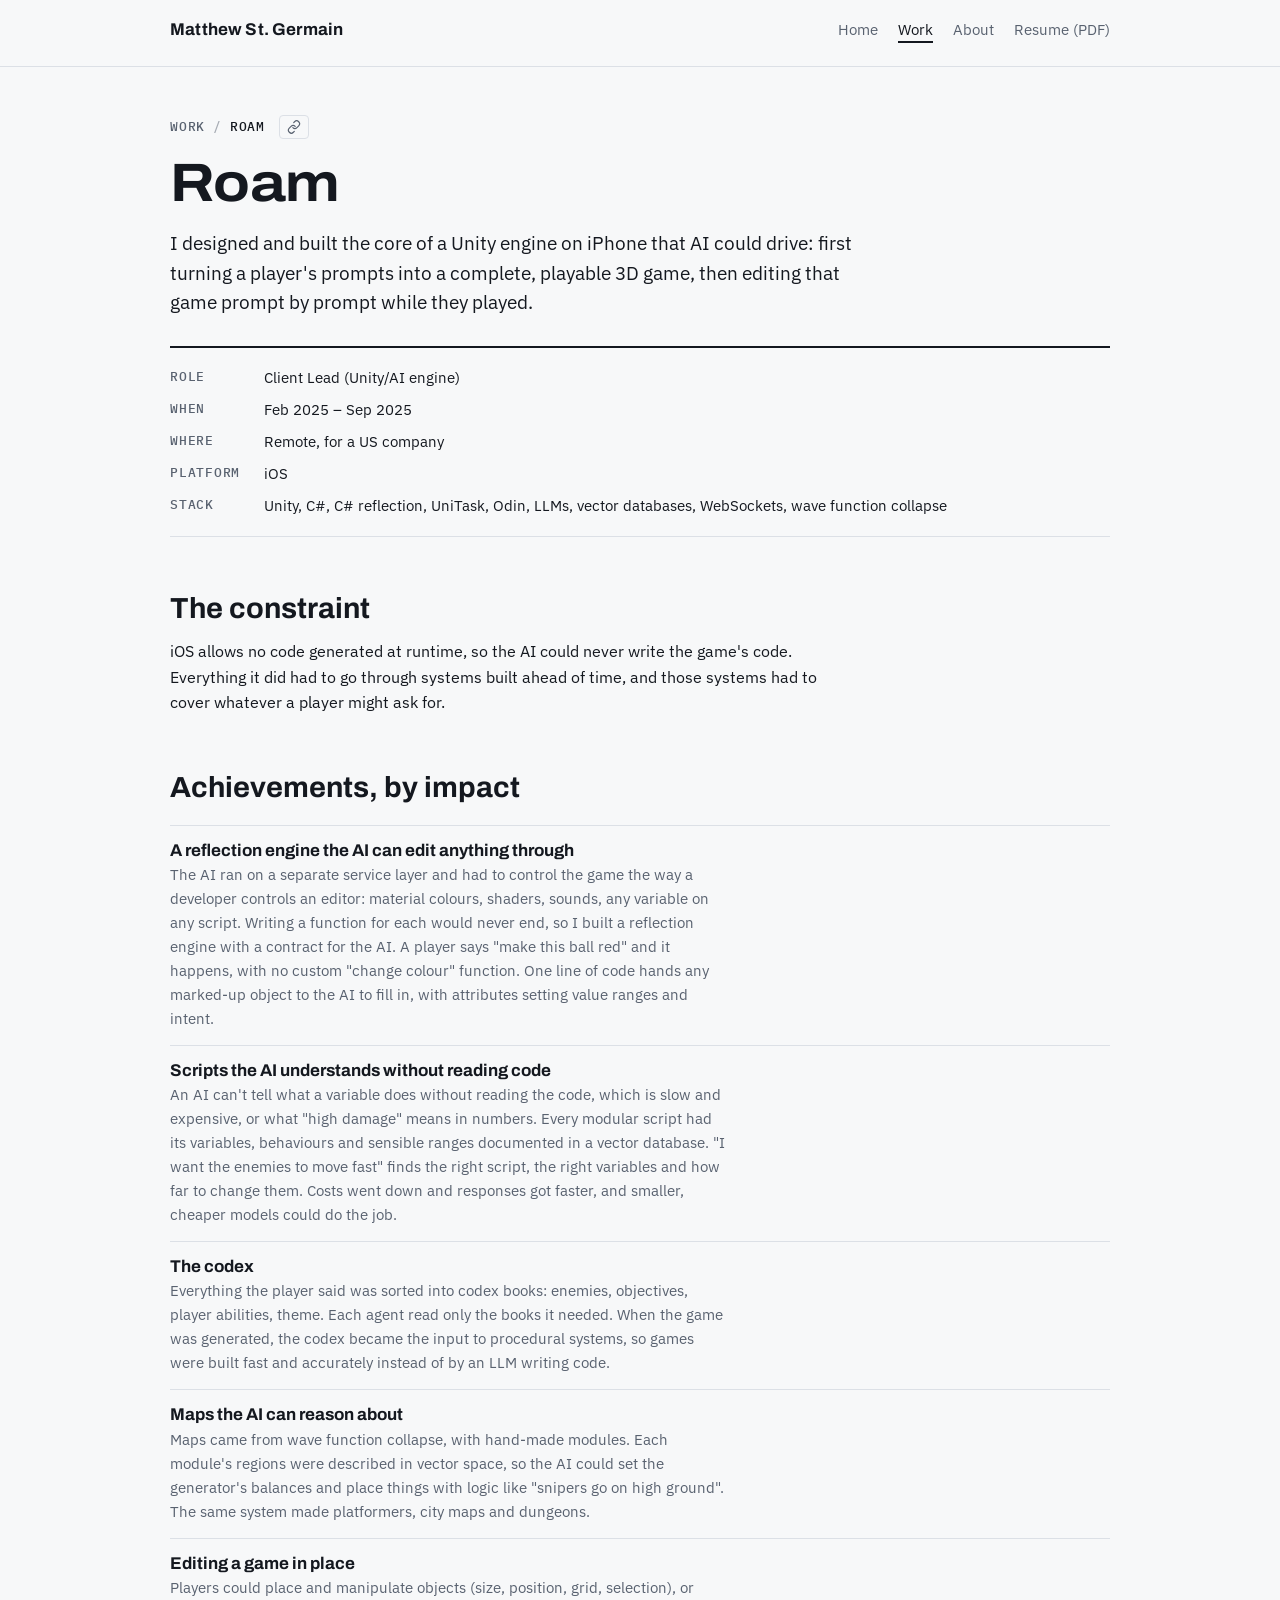
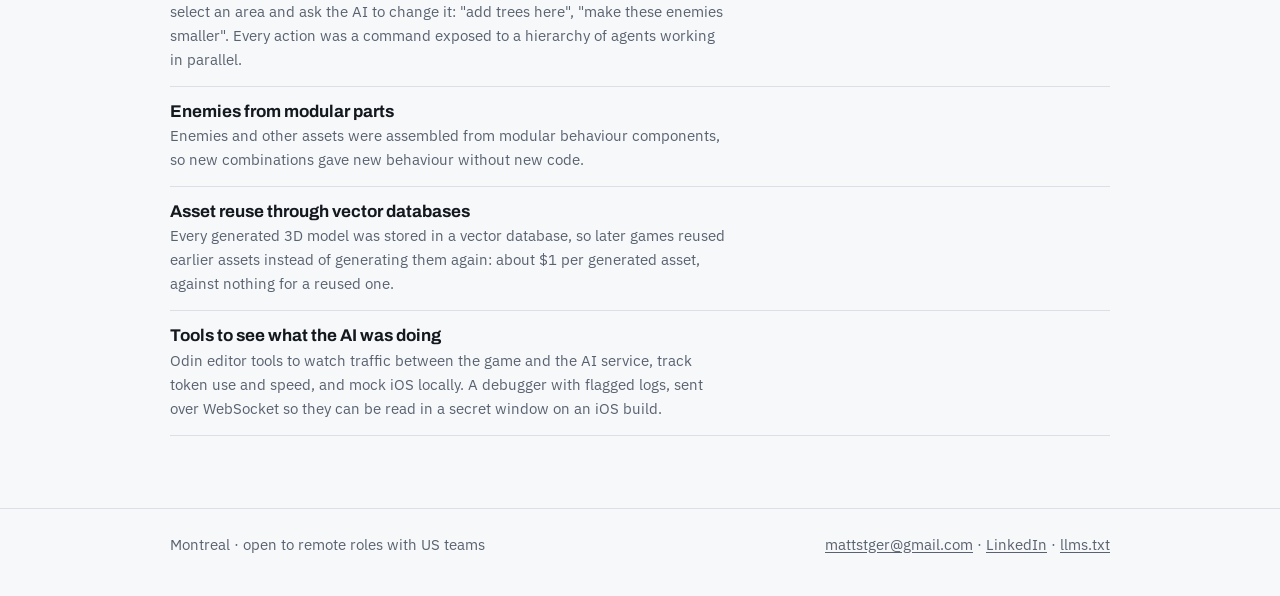
<file: work/roam/index.html>
<!doctype html>
<html lang="en">
<head>
<meta charset="utf-8">
<meta name="viewport" content="width=device-width,initial-scale=1,viewport-fit=cover">
<title>Roam · Matthew St. Germain</title>
<meta name="description" content="Core engine of an iPhone game where AI builds playable 3D games through tools.">
<link rel="canonical" href="https://mattstg.github.io/work/roam/">
<meta property="og:title" content="Roam · Matthew St. Germain">
<meta property="og:description" content="Core engine of an iPhone game where AI builds playable 3D games through tools.">
<meta property="og:type" content="website">
<meta property="og:url" content="https://mattstg.github.io/work/roam/">
<link rel="alternate" type="text/plain" href="/llms.txt" title="Plain-text summary for AI readers">
<link rel="preconnect" href="https://fonts.googleapis.com"><link rel="preconnect" href="https://fonts.gstatic.com" crossorigin><link rel="stylesheet" href="https://fonts.googleapis.com/css2?family=Archivo:wdth,wght@100..125,600..700&family=IBM+Plex+Mono:wght@400;500;600&family=IBM+Plex+Sans:wght@400;500;600&display=swap">
<link rel="stylesheet" href="/assets/site.css">
</head>
<body>
<header class="top"><div class="wrap">
<a class="brand" href="/">Matthew St. Germain</a>
<nav aria-label="Main"><ul><li><a href="/">Home</a></li><li><a href="/work/" aria-current="page">Work</a></li><li><a href="/about/">About</a></li><li><a href="/resume/Matthew-St-Germain-Resume.pdf">Resume (PDF)</a></li></ul></nav>
</div></header>
<main><div class="wrap">
<nav class="crumbs" aria-label="Breadcrumb"><a href="/work/">Work</a><span class="sep">/</span><span aria-current="page">Roam</span><button type="button" class="copylink" title="Copy link to this page"><svg viewBox="0 0 24 24" fill="none" stroke="currentColor" stroke-width="2" stroke-linecap="round" stroke-linejoin="round" aria-hidden="true"><path d="M10 13a5 5 0 0 0 7.07 0l3-3a5 5 0 0 0-7.07-7.07l-1.5 1.5"/><path d="M14 11a5 5 0 0 0-7.07 0l-3 3a5 5 0 0 0 7.07 7.07l1.5-1.5"/></svg><span class="lbl">Copy link</span></button></nav>

<h1>Roam</h1>
<p class="lede">I designed and built the core of a Unity engine on iPhone that AI could drive: first turning a
player's prompts into a complete, playable 3D game, then editing that game prompt by prompt while they played.</p>

<dl class="spec">
  <dt>Role</dt><dd>Client Lead (Unity/AI engine)</dd>
  <dt>When</dt><dd>Feb 2025 – Sep 2025</dd>
  <dt>Where</dt><dd>Remote, for a US company</dd>
  <dt>Platform</dt><dd>iOS</dd>
  <dt>Stack</dt><dd>Unity, C#, C# reflection, UniTask, Odin, LLMs, vector databases, WebSockets, wave function collapse</dd>
</dl>

<h2>The constraint</h2>
<p>iOS allows no code generated at runtime, so the AI could never write the game's code. Everything it did had to
go through systems built ahead of time, and those systems had to cover whatever a player might ask for.</p>

<h2>Achievements, by impact</h2>
<ul class="worklist">
  <li class="plain"><span class="t">A reflection engine the AI can edit anything through</span><span class="d">The AI ran on a separate service layer and had to control the game the way a developer controls an editor: material colours, shaders, sounds, any variable on any script. Writing a function for each would never end, so I built a reflection engine with a contract for the AI. A player says "make this ball red" and it happens, with no custom "change colour" function. One line of code hands any marked-up object to the AI to fill in, with attributes setting value ranges and intent.</span></li>
  <li class="plain"><span class="t">Scripts the AI understands without reading code</span><span class="d">An AI can't tell what a variable does without reading the code, which is slow and expensive, or what "high damage" means in numbers. Every modular script had its variables, behaviours and sensible ranges documented in a vector database. "I want the enemies to move fast" finds the right script, the right variables and how far to change them. Costs went down and responses got faster, and smaller, cheaper models could do the job.</span></li>
  <li class="plain"><span class="t">The codex</span><span class="d">Everything the player said was sorted into codex books: enemies, objectives, player abilities, theme. Each agent read only the books it needed. When the game was generated, the codex became the input to procedural systems, so games were built fast and accurately instead of by an LLM writing code.</span></li>
  <li class="plain"><span class="t">Maps the AI can reason about</span><span class="d">Maps came from wave function collapse, with hand-made modules. Each module's regions were described in vector space, so the AI could set the generator's balances and place things with logic like "snipers go on high ground". The same system made platformers, city maps and dungeons.</span></li>
  <li class="plain"><span class="t">Editing a game in place</span><span class="d">Players could place and manipulate objects (size, position, grid, selection), or select an area and ask the AI to change it: "add trees here", "make these enemies smaller". Every action was a command exposed to a hierarchy of agents working in parallel.</span></li>
  <li class="plain"><span class="t">Enemies from modular parts</span><span class="d">Enemies and other assets were assembled from modular behaviour components, so new combinations gave new behaviour without new code.</span></li>
  <li class="plain"><span class="t">Asset reuse through vector databases</span><span class="d">Every generated 3D model was stored in a vector database, so later games reused earlier assets instead of generating them again: about $1 per generated asset, against nothing for a reused one.</span></li>
  <li class="plain"><span class="t">Tools to see what the AI was doing</span><span class="d">Odin editor tools to watch traffic between the game and the AI service, track token use and speed, and mock iOS locally. A debugger with flagged logs, sent over WebSocket so they can be read in a secret window on an iOS build.</span></li>
</ul>

</div></main>
<footer><div class="wrap">
<span>Montreal · open to remote roles with US teams</span>
<span><a href="mailto:mattstger@gmail.com">mattstger@gmail.com</a> · <a href="https://www.linkedin.com/in/matthew-st-germain-10368bba/">LinkedIn</a> · <a href="/llms.txt">llms.txt</a></span>
</div></footer>
<script>
document.querySelectorAll('.copylink').forEach(function (b) {
  b.addEventListener('click', function () {
    var url = document.querySelector('link[rel=canonical]').href, lbl = b.querySelector('.lbl');
    function done() {
      b.classList.add('done'); lbl.textContent = 'Copied';
      setTimeout(function () { b.classList.remove('done'); lbl.textContent = 'Copy link'; }, 1600);
    }
    function fallback() {
      var t = document.createElement('textarea'); t.value = url; document.body.appendChild(t);
      t.select(); try { document.execCommand('copy'); } catch (e) {} t.remove(); done();
    }
    if (navigator.clipboard) navigator.clipboard.writeText(url).then(done, fallback); else fallback();
  });
});
</script>
</body>
</html>
</file>
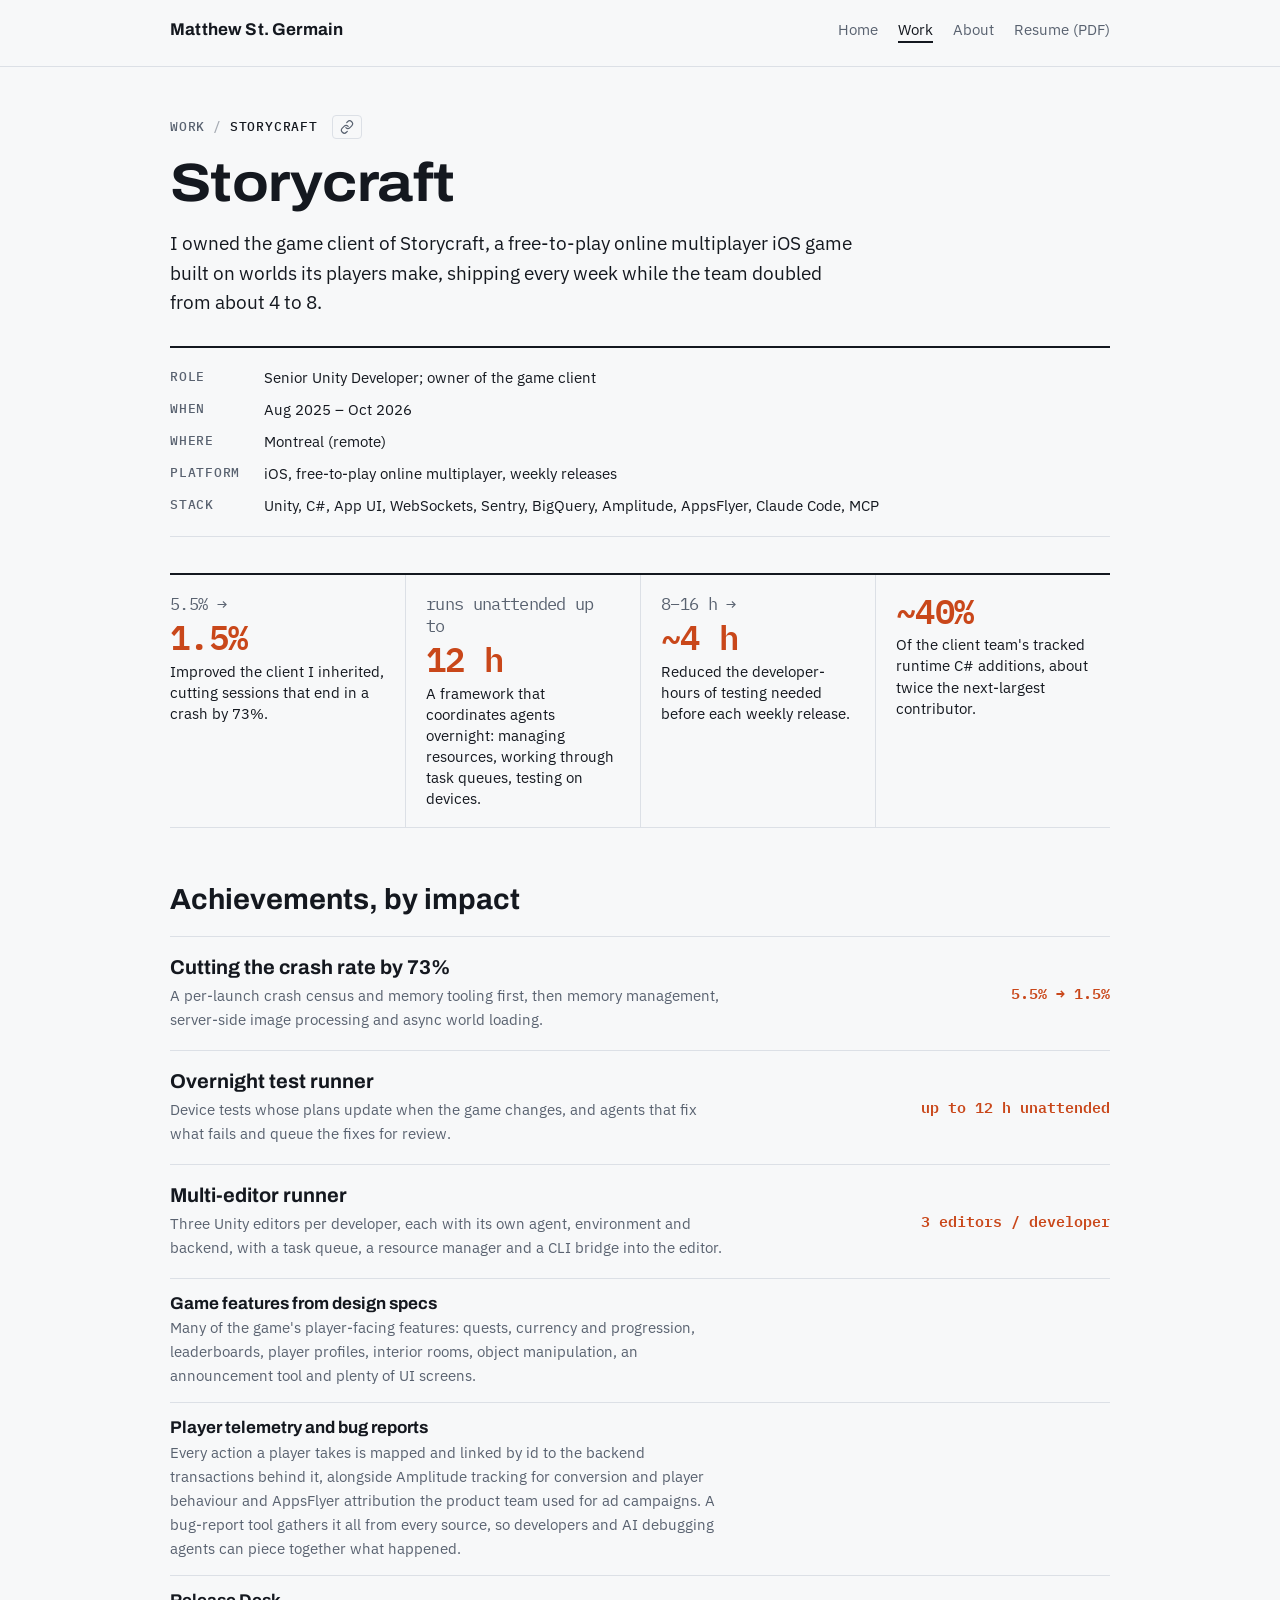
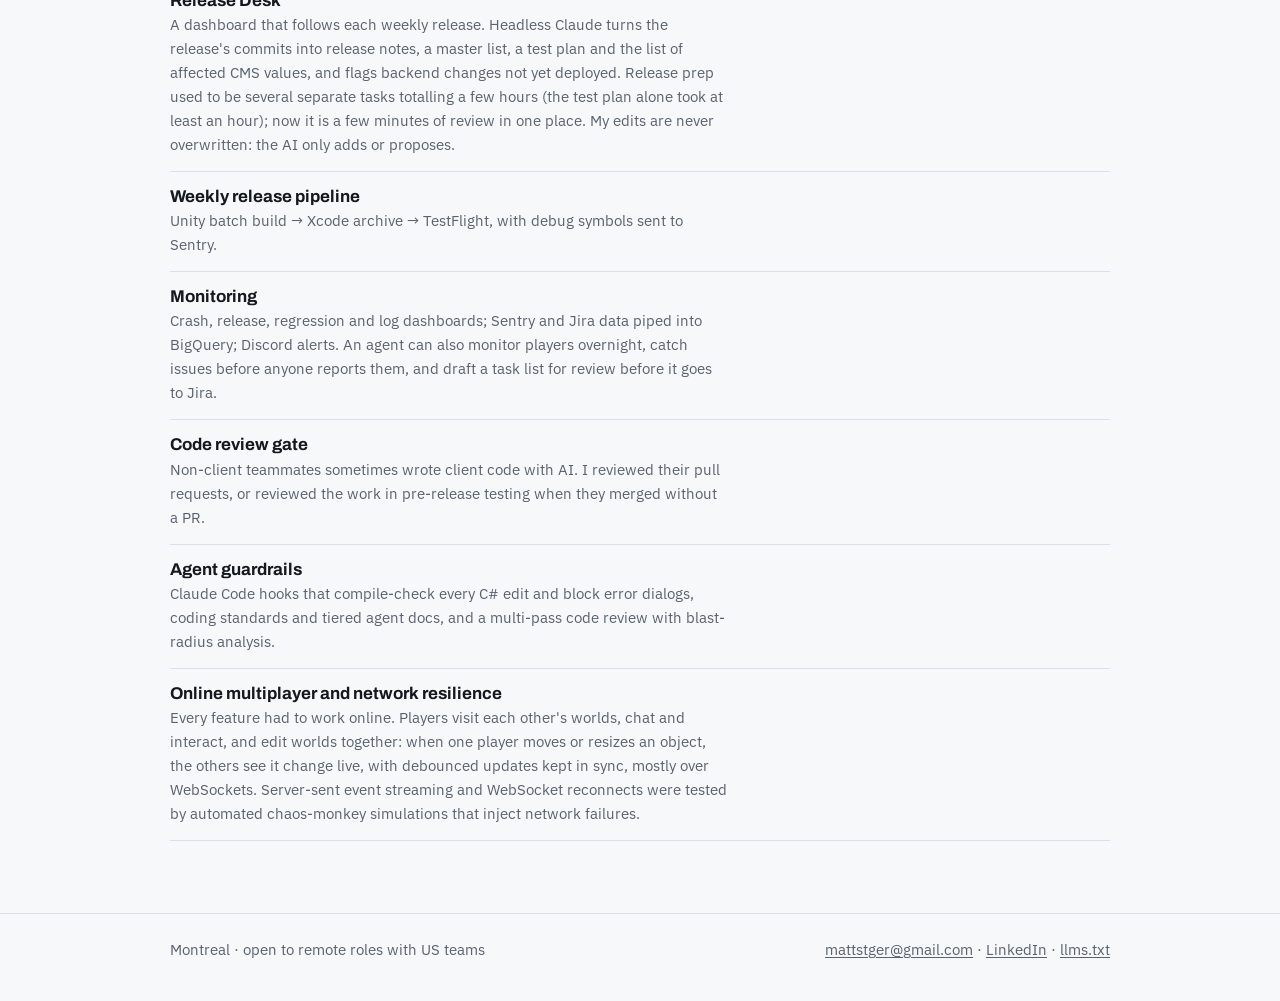
<file: work/storycraft/index.html>
<!doctype html>
<html lang="en">
<head>
<meta charset="utf-8">
<meta name="viewport" content="width=device-width,initial-scale=1,viewport-fit=cover">
<title>Storycraft · Matthew St. Germain</title>
<meta name="description" content="Owner of the Storycraft iOS game client: crash rate, overnight agents, multi-editor runner and more.">
<link rel="canonical" href="https://mattstg.github.io/work/storycraft/">
<meta property="og:title" content="Storycraft · Matthew St. Germain">
<meta property="og:description" content="Owner of the Storycraft iOS game client: crash rate, overnight agents, multi-editor runner and more.">
<meta property="og:type" content="website">
<meta property="og:url" content="https://mattstg.github.io/work/storycraft/">
<link rel="alternate" type="text/plain" href="/llms.txt" title="Plain-text summary for AI readers">
<link rel="preconnect" href="https://fonts.googleapis.com"><link rel="preconnect" href="https://fonts.gstatic.com" crossorigin><link rel="stylesheet" href="https://fonts.googleapis.com/css2?family=Archivo:wdth,wght@100..125,600..700&family=IBM+Plex+Mono:wght@400;500;600&family=IBM+Plex+Sans:wght@400;500;600&display=swap">
<link rel="stylesheet" href="/assets/site.css">
</head>
<body>
<header class="top"><div class="wrap">
<a class="brand" href="/">Matthew St. Germain</a>
<nav aria-label="Main"><ul><li><a href="/">Home</a></li><li><a href="/work/" aria-current="page">Work</a></li><li><a href="/about/">About</a></li><li><a href="/resume/Matthew-St-Germain-Resume.pdf">Resume (PDF)</a></li></ul></nav>
</div></header>
<main><div class="wrap">
<nav class="crumbs" aria-label="Breadcrumb"><a href="/work/">Work</a><span class="sep">/</span><span aria-current="page">Storycraft</span><button type="button" class="copylink" title="Copy link to this page"><svg viewBox="0 0 24 24" fill="none" stroke="currentColor" stroke-width="2" stroke-linecap="round" stroke-linejoin="round" aria-hidden="true"><path d="M10 13a5 5 0 0 0 7.07 0l3-3a5 5 0 0 0-7.07-7.07l-1.5 1.5"/><path d="M14 11a5 5 0 0 0-7.07 0l-3 3a5 5 0 0 0 7.07 7.07l1.5-1.5"/></svg><span class="lbl">Copy link</span></button></nav>

<h1>Storycraft</h1>
<p class="lede">I owned the game client of Storycraft, a free-to-play online multiplayer iOS game built on worlds its
players make, shipping every week while the team doubled from about 4 to 8.</p>

<dl class="spec">
  <dt>Role</dt><dd>Senior Unity Developer; owner of the game client</dd>
  <dt>When</dt><dd>Aug 2025 – Oct 2026</dd>
  <dt>Where</dt><dd>Montreal (remote)</dd>
  <dt>Platform</dt><dd>iOS, free-to-play online multiplayer, weekly releases</dd>
  <dt>Stack</dt><dd>Unity, C#, App UI, WebSockets, Sentry, BigQuery, Amplitude, AppsFlyer, Claude Code, MCP</dd>
</dl>

<div class="metrics">
  <div class="metric"><span class="fig"><span class="from">5.5% →</span> 1.5%</span><span class="what">Improved the client I inherited, cutting sessions that end in a crash by 73%.</span></div>
  <div class="metric"><span class="fig"><span class="from">runs unattended up to</span> 12 h</span><span class="what">A framework that coordinates agents overnight: managing resources, working through task queues, testing on devices.</span></div>
  <div class="metric"><span class="fig"><span class="from">8–16 h →</span> ~4 h</span><span class="what">Reduced the developer-hours of testing needed before each weekly release.</span></div>
  <div class="metric"><span class="fig">~40%</span><span class="what">Of the client team's tracked runtime C# additions, about twice the next-largest contributor.</span></div>
</div>

<h2>Achievements, by impact</h2>
<ul class="worklist">
  <li><a class="row" href="/work/storycraft/crash-rate/"><span class="t">Cutting the crash rate by 73%</span>
    <span class="d">A per-launch crash census and memory tooling first, then memory management, server-side image processing and async world loading.</span><span class="k">5.5% → 1.5%</span></a></li>
  <li><a class="row" href="/work/storycraft/overnight-test-runner/"><span class="t">Overnight test runner</span>
    <span class="d">Device tests whose plans update when the game changes, and agents that fix what fails and queue the fixes for review.</span><span class="k">up to 12 h unattended</span></a></li>
  <li><a class="row" href="/work/storycraft/multi-editor-runner/"><span class="t">Multi-editor runner</span>
    <span class="d">Three Unity editors per developer, each with its own agent, environment and backend, with a task queue, a resource manager and a CLI bridge into the editor.</span><span class="k">3 editors / developer</span></a></li>
  <li class="plain"><span class="t">Game features from design specs</span><span class="d">Many of the game's player-facing features: quests, currency and progression, leaderboards, player profiles, interior rooms, object manipulation, an announcement tool and plenty of UI screens.</span></li>
  <li class="plain"><span class="t">Player telemetry and bug reports</span><span class="d">Every action a player takes is mapped and linked by id to the backend transactions behind it, alongside Amplitude tracking for conversion and player behaviour and AppsFlyer attribution the product team used for ad campaigns. A bug-report tool gathers it all from every source, so developers and AI debugging agents can piece together what happened.</span></li>
  <li class="plain"><span class="t">Release Desk</span><span class="d">A dashboard that follows each weekly release. Headless Claude turns the release's commits into release notes, a master list, a test plan and the list of affected CMS values, and flags backend changes not yet deployed. Release prep used to be several separate tasks totalling a few hours (the test plan alone took at least an hour); now it is a few minutes of review in one place. My edits are never overwritten: the AI only adds or proposes.</span></li>
  <li class="plain"><span class="t">Weekly release pipeline</span><span class="d">Unity batch build → Xcode archive → TestFlight, with debug symbols sent to Sentry.</span></li>
  <li class="plain"><span class="t">Monitoring</span><span class="d">Crash, release, regression and log dashboards; Sentry and Jira data piped into BigQuery; Discord alerts. An agent can also monitor players overnight, catch issues before anyone reports them, and draft a task list for review before it goes to Jira.</span></li>
  <li class="plain"><span class="t">Code review gate</span><span class="d">Non-client teammates sometimes wrote client code with AI. I reviewed their pull requests, or reviewed the work in pre-release testing when they merged without a PR.</span></li>
  <li class="plain"><span class="t">Agent guardrails</span><span class="d">Claude Code hooks that compile-check every C# edit and block error dialogs, coding standards and tiered agent docs, and a multi-pass code review with blast-radius analysis.</span></li>
  <li class="plain"><span class="t">Online multiplayer and network resilience</span><span class="d">Every feature had to work online. Players visit each other's worlds, chat and interact, and edit worlds together: when one player moves or resizes an object, the others see it change live, with debounced updates kept in sync, mostly over WebSockets. Server-sent event streaming and WebSocket reconnects were tested by automated chaos-monkey simulations that inject network failures.</span></li>
</ul>

</div></main>
<footer><div class="wrap">
<span>Montreal · open to remote roles with US teams</span>
<span><a href="mailto:mattstger@gmail.com">mattstger@gmail.com</a> · <a href="https://www.linkedin.com/in/matthew-st-germain-10368bba/">LinkedIn</a> · <a href="/llms.txt">llms.txt</a></span>
</div></footer>
<script>
document.querySelectorAll('.copylink').forEach(function (b) {
  b.addEventListener('click', function () {
    var url = document.querySelector('link[rel=canonical]').href, lbl = b.querySelector('.lbl');
    function done() {
      b.classList.add('done'); lbl.textContent = 'Copied';
      setTimeout(function () { b.classList.remove('done'); lbl.textContent = 'Copy link'; }, 1600);
    }
    function fallback() {
      var t = document.createElement('textarea'); t.value = url; document.body.appendChild(t);
      t.select(); try { document.execCommand('copy'); } catch (e) {} t.remove(); done();
    }
    if (navigator.clipboard) navigator.clipboard.writeText(url).then(done, fallback); else fallback();
  });
});
</script>
</body>
</html>
</file>
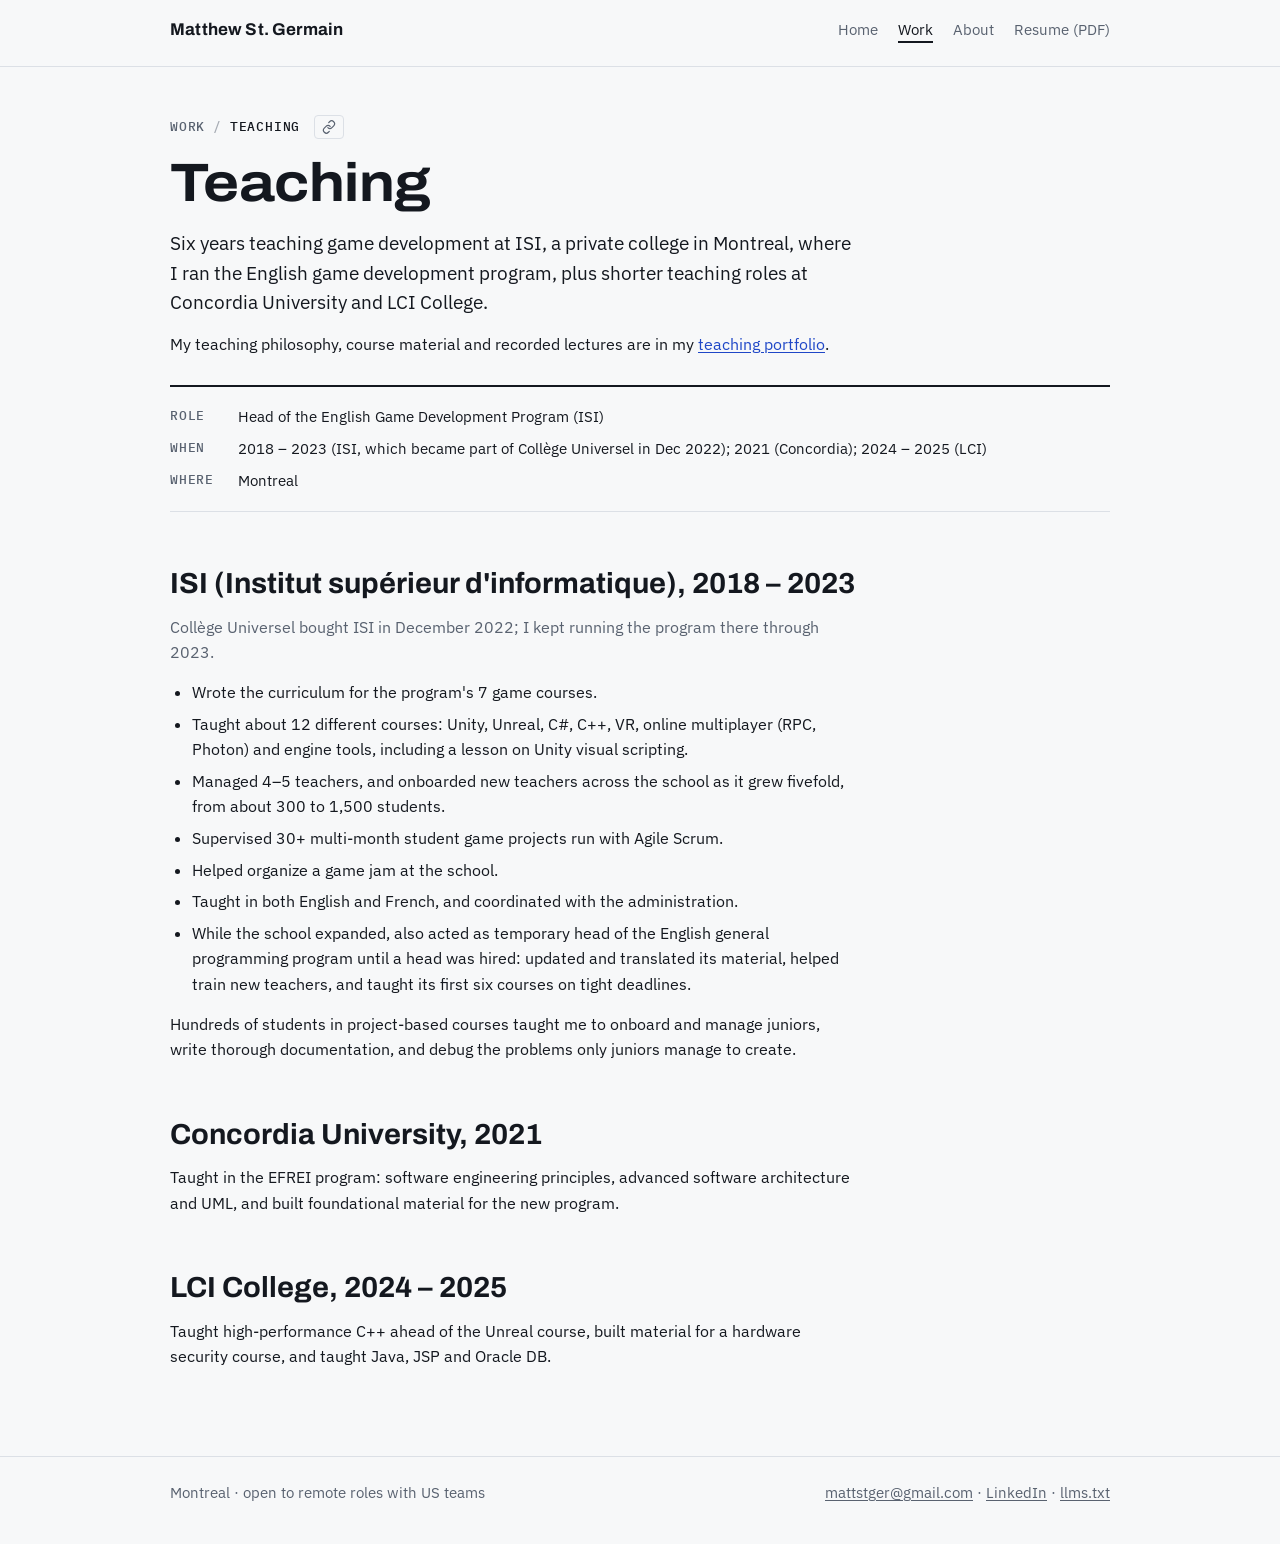
<file: work/teaching/index.html>
<!doctype html>
<html lang="en">
<head>
<meta charset="utf-8">
<meta name="viewport" content="width=device-width,initial-scale=1,viewport-fit=cover">
<title>Teaching · Matthew St. Germain</title>
<meta name="description" content="Head of the English game development program at ISI, plus Concordia and LCI.">
<link rel="canonical" href="https://mattstg.github.io/work/teaching/">
<meta property="og:title" content="Teaching · Matthew St. Germain">
<meta property="og:description" content="Head of the English game development program at ISI, plus Concordia and LCI.">
<meta property="og:type" content="website">
<meta property="og:url" content="https://mattstg.github.io/work/teaching/">
<link rel="alternate" type="text/plain" href="/llms.txt" title="Plain-text summary for AI readers">
<link rel="preconnect" href="https://fonts.googleapis.com"><link rel="preconnect" href="https://fonts.gstatic.com" crossorigin><link rel="stylesheet" href="https://fonts.googleapis.com/css2?family=Archivo:wdth,wght@100..125,600..700&family=IBM+Plex+Mono:wght@400;500;600&family=IBM+Plex+Sans:wght@400;500;600&display=swap">
<link rel="stylesheet" href="/assets/site.css">
</head>
<body>
<header class="top"><div class="wrap">
<a class="brand" href="/">Matthew St. Germain</a>
<nav aria-label="Main"><ul><li><a href="/">Home</a></li><li><a href="/work/" aria-current="page">Work</a></li><li><a href="/about/">About</a></li><li><a href="/resume/Matthew-St-Germain-Resume.pdf">Resume (PDF)</a></li></ul></nav>
</div></header>
<main><div class="wrap">
<nav class="crumbs" aria-label="Breadcrumb"><a href="/work/">Work</a><span class="sep">/</span><span aria-current="page">Teaching</span><button type="button" class="copylink" title="Copy link to this page"><svg viewBox="0 0 24 24" fill="none" stroke="currentColor" stroke-width="2" stroke-linecap="round" stroke-linejoin="round" aria-hidden="true"><path d="M10 13a5 5 0 0 0 7.07 0l3-3a5 5 0 0 0-7.07-7.07l-1.5 1.5"/><path d="M14 11a5 5 0 0 0-7.07 0l-3 3a5 5 0 0 0 7.07 7.07l1.5-1.5"/></svg><span class="lbl">Copy link</span></button></nav>

<h1>Teaching</h1>
<p class="lede">Six years teaching game development at ISI, a private college in Montreal, where I ran the English
game development program, plus shorter teaching roles at Concordia University and LCI College.</p>
<p>My teaching philosophy, course material and recorded lectures are in my
<a href="https://docs.google.com/document/d/11GqsBmI96WJvb0p0xfIoJ1Skw8LLIHUniektRL_XtfA/edit">teaching portfolio</a>.</p>

<dl class="spec">
  <dt>Role</dt><dd>Head of the English Game Development Program (ISI)</dd>
  <dt>When</dt><dd>2018 – 2023 (ISI, which became part of Collège Universel in Dec 2022); 2021 (Concordia); 2024 – 2025 (LCI)</dd>
  <dt>Where</dt><dd>Montreal</dd>
</dl>

<h2>ISI (Institut supérieur d'informatique), 2018 – 2023</h2>
<p class="muted">Collège Universel bought ISI in December 2022; I kept running the program there through 2023.</p>
<ul>
  <li>Wrote the curriculum for the program's 7 game courses.</li>
  <li>Taught about 12 different courses: Unity, Unreal, C#, C++, VR, online multiplayer (RPC, Photon) and engine tools, including a lesson on Unity visual scripting.</li>
  <li>Managed 4–5 teachers, and onboarded new teachers across the school as it grew fivefold, from about 300 to 1,500 students.</li>
  <li>Supervised 30+ multi-month student game projects run with Agile Scrum.</li>
  <li>Helped organize a game jam at the school.</li>
  <li>Taught in both English and French, and coordinated with the administration.</li>
  <li>While the school expanded, also acted as temporary head of the English general programming program until a
  head was hired: updated and translated its material, helped train new teachers, and taught its first six courses
  on tight deadlines.</li>
</ul>
<p>Hundreds of students in project-based courses taught me to onboard and manage juniors, write thorough
documentation, and debug the problems only juniors manage to create.</p>

<h2>Concordia University, 2021</h2>
<p>Taught in the EFREI program: software engineering principles, advanced software architecture and UML, and built
foundational material for the new program.</p>

<h2>LCI College, 2024 – 2025</h2>
<p>Taught high-performance C++ ahead of the Unreal course, built material for a hardware security course, and taught
Java, JSP and Oracle DB.</p>

</div></main>
<footer><div class="wrap">
<span>Montreal · open to remote roles with US teams</span>
<span><a href="mailto:mattstger@gmail.com">mattstger@gmail.com</a> · <a href="https://www.linkedin.com/in/matthew-st-germain-10368bba/">LinkedIn</a> · <a href="/llms.txt">llms.txt</a></span>
</div></footer>
<script>
document.querySelectorAll('.copylink').forEach(function (b) {
  b.addEventListener('click', function () {
    var url = document.querySelector('link[rel=canonical]').href, lbl = b.querySelector('.lbl');
    function done() {
      b.classList.add('done'); lbl.textContent = 'Copied';
      setTimeout(function () { b.classList.remove('done'); lbl.textContent = 'Copy link'; }, 1600);
    }
    function fallback() {
      var t = document.createElement('textarea'); t.value = url; document.body.appendChild(t);
      t.select(); try { document.execCommand('copy'); } catch (e) {} t.remove(); done();
    }
    if (navigator.clipboard) navigator.clipboard.writeText(url).then(done, fallback); else fallback();
  });
});
</script>
</body>
</html>
</file>
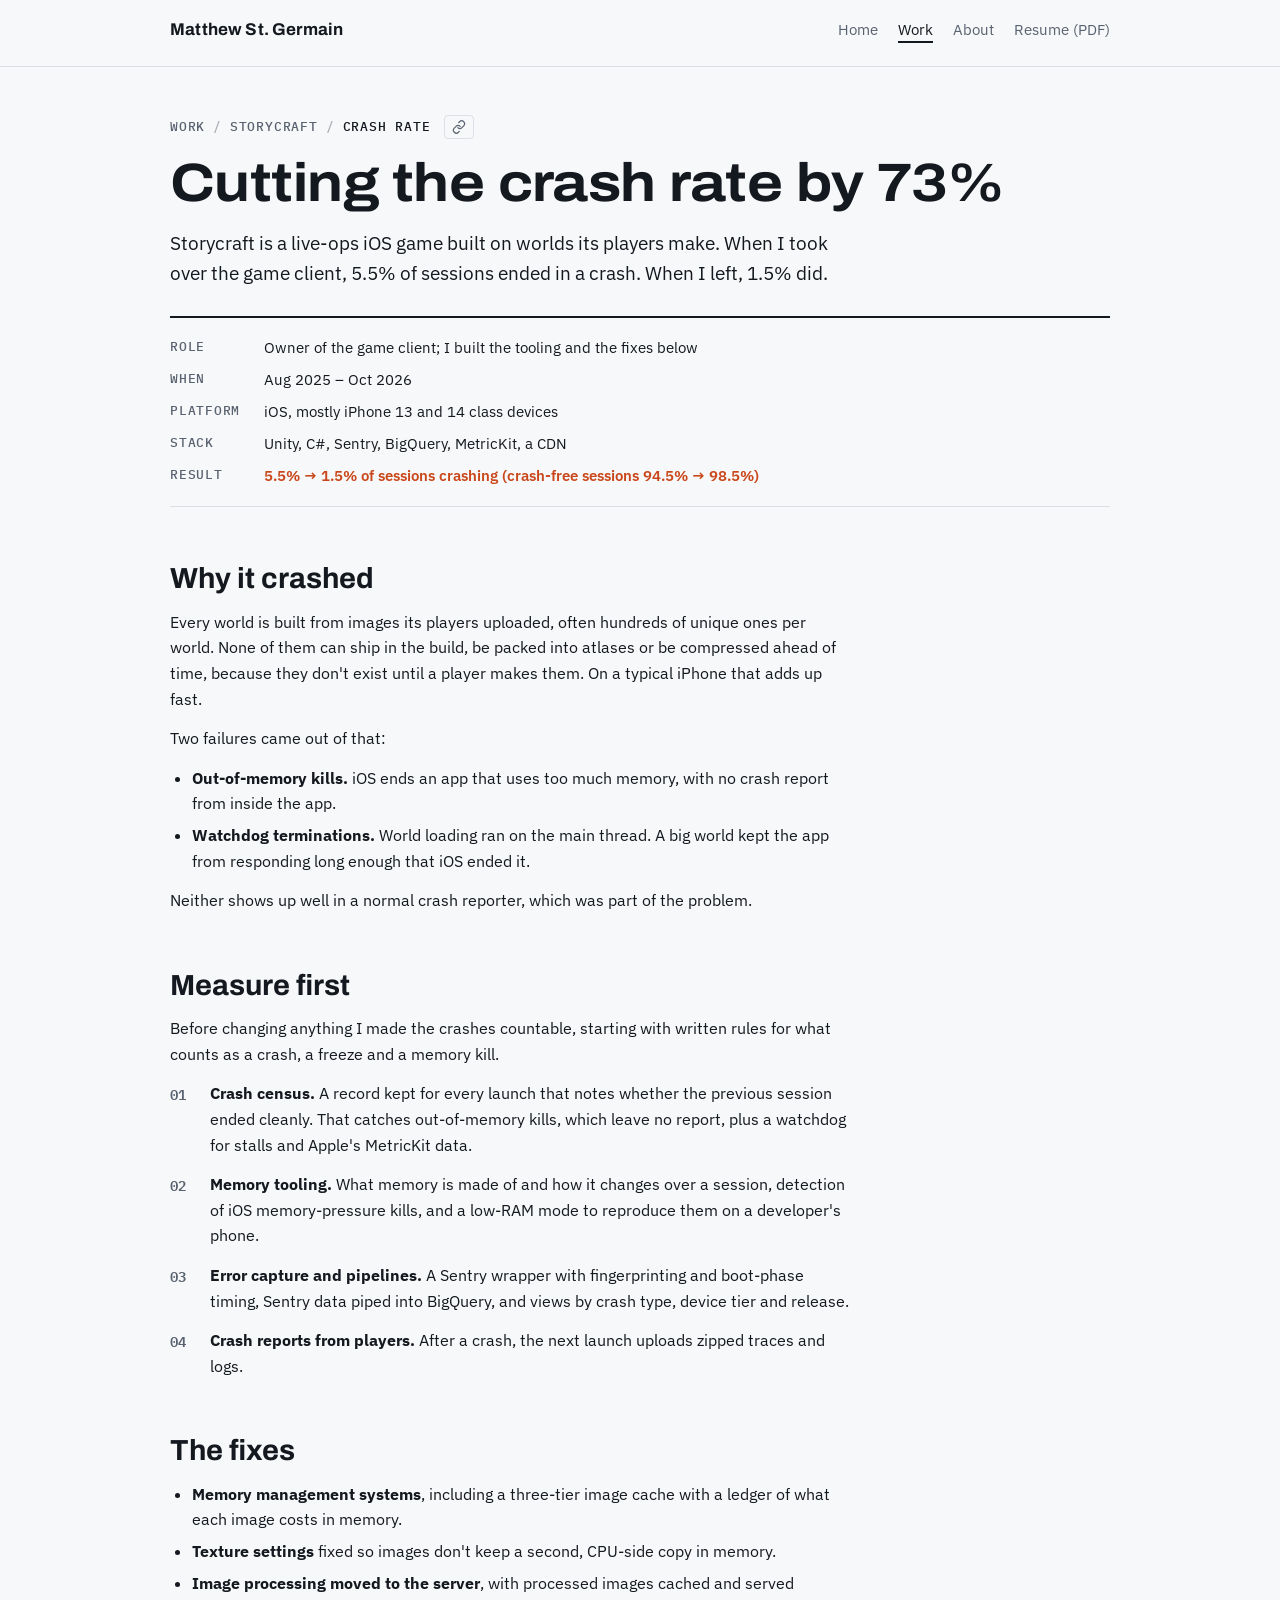
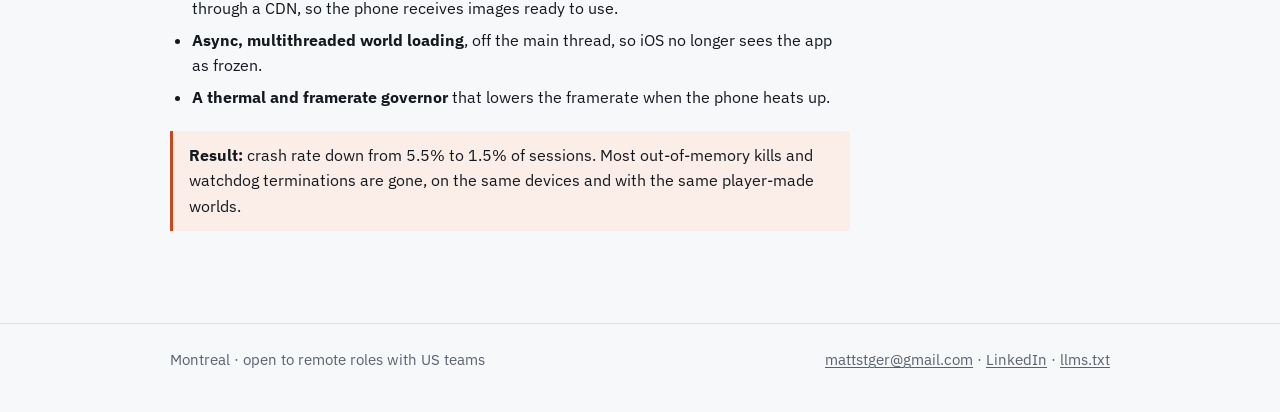
<file: work/storycraft/crash-rate/index.html>
<!doctype html>
<html lang="en">
<head>
<meta charset="utf-8">
<meta name="viewport" content="width=device-width,initial-scale=1,viewport-fit=cover">
<title>Cutting the crash rate by 73% · Matthew St. Germain</title>
<meta name="description" content="How the Storycraft iOS crash rate went from 5.5% to 1.5% of sessions.">
<link rel="canonical" href="https://mattstg.github.io/work/storycraft/crash-rate/">
<meta property="og:title" content="Cutting the crash rate by 73% · Matthew St. Germain">
<meta property="og:description" content="How the Storycraft iOS crash rate went from 5.5% to 1.5% of sessions.">
<meta property="og:type" content="website">
<meta property="og:url" content="https://mattstg.github.io/work/storycraft/crash-rate/">
<link rel="alternate" type="text/plain" href="/llms.txt" title="Plain-text summary for AI readers">
<link rel="preconnect" href="https://fonts.googleapis.com"><link rel="preconnect" href="https://fonts.gstatic.com" crossorigin><link rel="stylesheet" href="https://fonts.googleapis.com/css2?family=Archivo:wdth,wght@100..125,600..700&family=IBM+Plex+Mono:wght@400;500;600&family=IBM+Plex+Sans:wght@400;500;600&display=swap">
<link rel="stylesheet" href="/assets/site.css">
</head>
<body>
<header class="top"><div class="wrap">
<a class="brand" href="/">Matthew St. Germain</a>
<nav aria-label="Main"><ul><li><a href="/">Home</a></li><li><a href="/work/" aria-current="page">Work</a></li><li><a href="/about/">About</a></li><li><a href="/resume/Matthew-St-Germain-Resume.pdf">Resume (PDF)</a></li></ul></nav>
</div></header>
<main><div class="wrap">
<nav class="crumbs" aria-label="Breadcrumb"><a href="/work/">Work</a><span class="sep">/</span><a href="/work/storycraft/">Storycraft</a><span class="sep">/</span><span aria-current="page">Crash rate</span><button type="button" class="copylink" title="Copy link to this page"><svg viewBox="0 0 24 24" fill="none" stroke="currentColor" stroke-width="2" stroke-linecap="round" stroke-linejoin="round" aria-hidden="true"><path d="M10 13a5 5 0 0 0 7.07 0l3-3a5 5 0 0 0-7.07-7.07l-1.5 1.5"/><path d="M14 11a5 5 0 0 0-7.07 0l-3 3a5 5 0 0 0 7.07 7.07l1.5-1.5"/></svg><span class="lbl">Copy link</span></button></nav>

<h1>Cutting the crash rate by 73%</h1>
<p class="lede">Storycraft is a live-ops iOS game built on worlds its players make. When I took over the game client,
5.5% of sessions ended in a crash. When I left, 1.5% did.</p>

<dl class="spec">
  <dt>Role</dt><dd>Owner of the game client; I built the tooling and the fixes below</dd>
  <dt>When</dt><dd>Aug 2025 – Oct 2026</dd>
  <dt>Platform</dt><dd>iOS, mostly iPhone 13 and 14 class devices</dd>
  <dt>Stack</dt><dd>Unity, C#, Sentry, BigQuery, MetricKit, a CDN</dd>
  <dt>Result</dt><dd class="result">5.5% → 1.5% of sessions crashing (crash-free sessions 94.5% → 98.5%)</dd>
</dl>

<h2>Why it crashed</h2>
<p>Every world is built from images its players uploaded, often hundreds of unique ones per world. None of them can
ship in the build, be packed into atlases or be compressed ahead of time, because they don't exist until a player
makes them. On a typical iPhone that adds up fast.</p>
<p>Two failures came out of that:</p>
<ul>
  <li><b>Out-of-memory kills.</b> iOS ends an app that uses too much memory, with no crash report from inside the app.</li>
  <li><b>Watchdog terminations.</b> World loading ran on the main thread. A big world kept the app from responding long enough that iOS ended it.</li>
</ul>
<p>Neither shows up well in a normal crash reporter, which was part of the problem.</p>

<h2>Measure first</h2>
<p>Before changing anything I made the crashes countable, starting with written rules for what counts as a
crash, a freeze and a memory kill.</p>
<ol class="steps">
  <li><b>Crash census.</b> A record kept for every launch that notes whether the previous session ended cleanly. That catches out-of-memory kills, which leave no report, plus a watchdog for stalls and Apple's MetricKit data.</li>
  <li><b>Memory tooling.</b> What memory is made of and how it changes over a session, detection of iOS memory-pressure kills, and a low-RAM mode to reproduce them on a developer's phone.</li>
  <li><b>Error capture and pipelines.</b> A Sentry wrapper with fingerprinting and boot-phase timing, Sentry data piped into BigQuery, and views by crash type, device tier and release.</li>
  <li><b>Crash reports from players.</b> After a crash, the next launch uploads zipped traces and logs.</li>
</ol>

<h2>The fixes</h2>
<ul>
  <li><b>Memory management systems</b>, including a three-tier image cache with a ledger of what each image costs in memory.</li>
  <li><b>Texture settings</b> fixed so images don't keep a second, CPU-side copy in memory.</li>
  <li><b>Image processing moved to the server</b>, with processed images cached and served through a CDN, so the phone receives images ready to use.</li>
  <li><b>Async, multithreaded world loading</b>, off the main thread, so iOS no longer sees the app as frozen.</li>
  <li><b>A thermal and framerate governor</b> that lowers the framerate when the phone heats up.</li>
</ul>

<div class="callout"><p><b>Result:</b> crash rate down from 5.5% to 1.5% of sessions. Most out-of-memory kills and
watchdog terminations are gone, on the same devices and with the same player-made worlds.</p></div>

</div></main>
<footer><div class="wrap">
<span>Montreal · open to remote roles with US teams</span>
<span><a href="mailto:mattstger@gmail.com">mattstger@gmail.com</a> · <a href="https://www.linkedin.com/in/matthew-st-germain-10368bba/">LinkedIn</a> · <a href="/llms.txt">llms.txt</a></span>
</div></footer>
<script>
document.querySelectorAll('.copylink').forEach(function (b) {
  b.addEventListener('click', function () {
    var url = document.querySelector('link[rel=canonical]').href, lbl = b.querySelector('.lbl');
    function done() {
      b.classList.add('done'); lbl.textContent = 'Copied';
      setTimeout(function () { b.classList.remove('done'); lbl.textContent = 'Copy link'; }, 1600);
    }
    function fallback() {
      var t = document.createElement('textarea'); t.value = url; document.body.appendChild(t);
      t.select(); try { document.execCommand('copy'); } catch (e) {} t.remove(); done();
    }
    if (navigator.clipboard) navigator.clipboard.writeText(url).then(done, fallback); else fallback();
  });
});
</script>
</body>
</html>
</file>
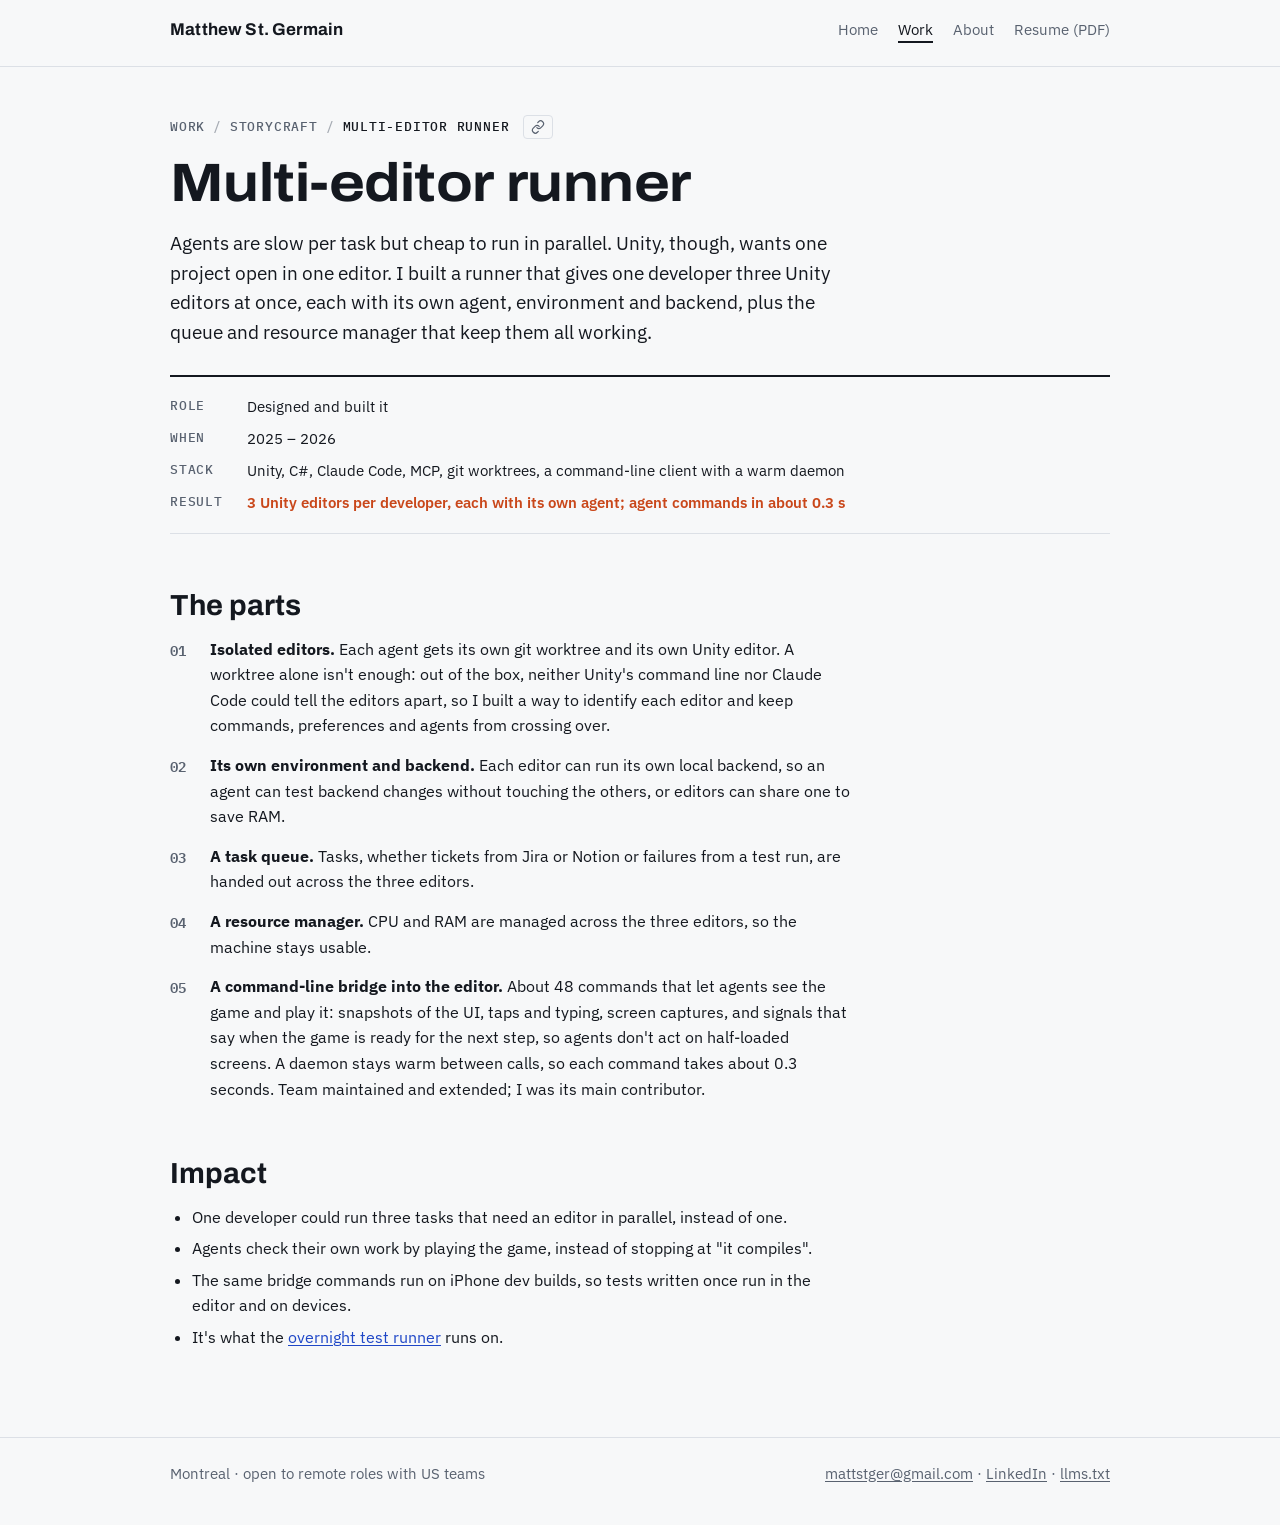
<file: work/storycraft/multi-editor-runner/index.html>
<!doctype html>
<html lang="en">
<head>
<meta charset="utf-8">
<meta name="viewport" content="width=device-width,initial-scale=1,viewport-fit=cover">
<title>Multi-editor runner · Matthew St. Germain</title>
<meta name="description" content="Three Unity editors per developer, each with its own agent, environment and backend.">
<link rel="canonical" href="https://mattstg.github.io/work/storycraft/multi-editor-runner/">
<meta property="og:title" content="Multi-editor runner · Matthew St. Germain">
<meta property="og:description" content="Three Unity editors per developer, each with its own agent, environment and backend.">
<meta property="og:type" content="website">
<meta property="og:url" content="https://mattstg.github.io/work/storycraft/multi-editor-runner/">
<link rel="alternate" type="text/plain" href="/llms.txt" title="Plain-text summary for AI readers">
<link rel="preconnect" href="https://fonts.googleapis.com"><link rel="preconnect" href="https://fonts.gstatic.com" crossorigin><link rel="stylesheet" href="https://fonts.googleapis.com/css2?family=Archivo:wdth,wght@100..125,600..700&family=IBM+Plex+Mono:wght@400;500;600&family=IBM+Plex+Sans:wght@400;500;600&display=swap">
<link rel="stylesheet" href="/assets/site.css">
</head>
<body>
<header class="top"><div class="wrap">
<a class="brand" href="/">Matthew St. Germain</a>
<nav aria-label="Main"><ul><li><a href="/">Home</a></li><li><a href="/work/" aria-current="page">Work</a></li><li><a href="/about/">About</a></li><li><a href="/resume/Matthew-St-Germain-Resume.pdf">Resume (PDF)</a></li></ul></nav>
</div></header>
<main><div class="wrap">
<nav class="crumbs" aria-label="Breadcrumb"><a href="/work/">Work</a><span class="sep">/</span><a href="/work/storycraft/">Storycraft</a><span class="sep">/</span><span aria-current="page">Multi-editor runner</span><button type="button" class="copylink" title="Copy link to this page"><svg viewBox="0 0 24 24" fill="none" stroke="currentColor" stroke-width="2" stroke-linecap="round" stroke-linejoin="round" aria-hidden="true"><path d="M10 13a5 5 0 0 0 7.07 0l3-3a5 5 0 0 0-7.07-7.07l-1.5 1.5"/><path d="M14 11a5 5 0 0 0-7.07 0l-3 3a5 5 0 0 0 7.07 7.07l1.5-1.5"/></svg><span class="lbl">Copy link</span></button></nav>

<h1>Multi-editor runner</h1>
<p class="lede">Agents are slow per task but cheap to run in parallel. Unity, though, wants one project open in one
editor. I built a runner that gives one developer three Unity editors at once, each with its own agent, environment
and backend, plus the queue and resource manager that keep them all working.</p>

<dl class="spec">
  <dt>Role</dt><dd>Designed and built it</dd>
  <dt>When</dt><dd>2025 – 2026</dd>
  <dt>Stack</dt><dd>Unity, C#, Claude Code, MCP, git worktrees, a command-line client with a warm daemon</dd>
  <dt>Result</dt><dd class="result">3 Unity editors per developer, each with its own agent; agent commands in about 0.3 s</dd>
</dl>

<h2>The parts</h2>
<ol class="steps">
  <li><b>Isolated editors.</b> Each agent gets its own git worktree and its own Unity editor. A worktree alone isn't enough: out of the box, neither Unity's command line nor Claude Code could tell the editors apart, so I built a way to identify each editor and keep commands, preferences and agents from crossing over.</li>
  <li><b>Its own environment and backend.</b> Each editor can run its own local backend, so an agent can test backend changes without touching the others, or editors can share one to save RAM.</li>
  <li><b>A task queue.</b> Tasks, whether tickets from Jira or Notion or failures from a test run, are handed out across the three editors.</li>
  <li><b>A resource manager.</b> CPU and RAM are managed across the three editors, so the machine stays usable.</li>
  <li><b>A command-line bridge into the editor.</b> About 48 commands that let agents see the game and play it: snapshots of the UI, taps and typing, screen captures, and signals that say when the game is ready for the next step, so agents don't act on half-loaded screens. A daemon stays warm between calls, so each command takes about 0.3 seconds. Team maintained and extended; I was its main contributor.</li>
</ol>

<h2>Impact</h2>
<ul>
  <li>One developer could run three tasks that need an editor in parallel, instead of one.</li>
  <li>Agents check their own work by playing the game, instead of stopping at "it compiles".</li>
  <li>The same bridge commands run on iPhone dev builds, so tests written once run in the editor and on devices.</li>
  <li>It's what the <a href="/work/storycraft/overnight-test-runner/">overnight test runner</a> runs on.</li>
</ul>

</div></main>
<footer><div class="wrap">
<span>Montreal · open to remote roles with US teams</span>
<span><a href="mailto:mattstger@gmail.com">mattstger@gmail.com</a> · <a href="https://www.linkedin.com/in/matthew-st-germain-10368bba/">LinkedIn</a> · <a href="/llms.txt">llms.txt</a></span>
</div></footer>
<script>
document.querySelectorAll('.copylink').forEach(function (b) {
  b.addEventListener('click', function () {
    var url = document.querySelector('link[rel=canonical]').href, lbl = b.querySelector('.lbl');
    function done() {
      b.classList.add('done'); lbl.textContent = 'Copied';
      setTimeout(function () { b.classList.remove('done'); lbl.textContent = 'Copy link'; }, 1600);
    }
    function fallback() {
      var t = document.createElement('textarea'); t.value = url; document.body.appendChild(t);
      t.select(); try { document.execCommand('copy'); } catch (e) {} t.remove(); done();
    }
    if (navigator.clipboard) navigator.clipboard.writeText(url).then(done, fallback); else fallback();
  });
});
</script>
</body>
</html>
</file>
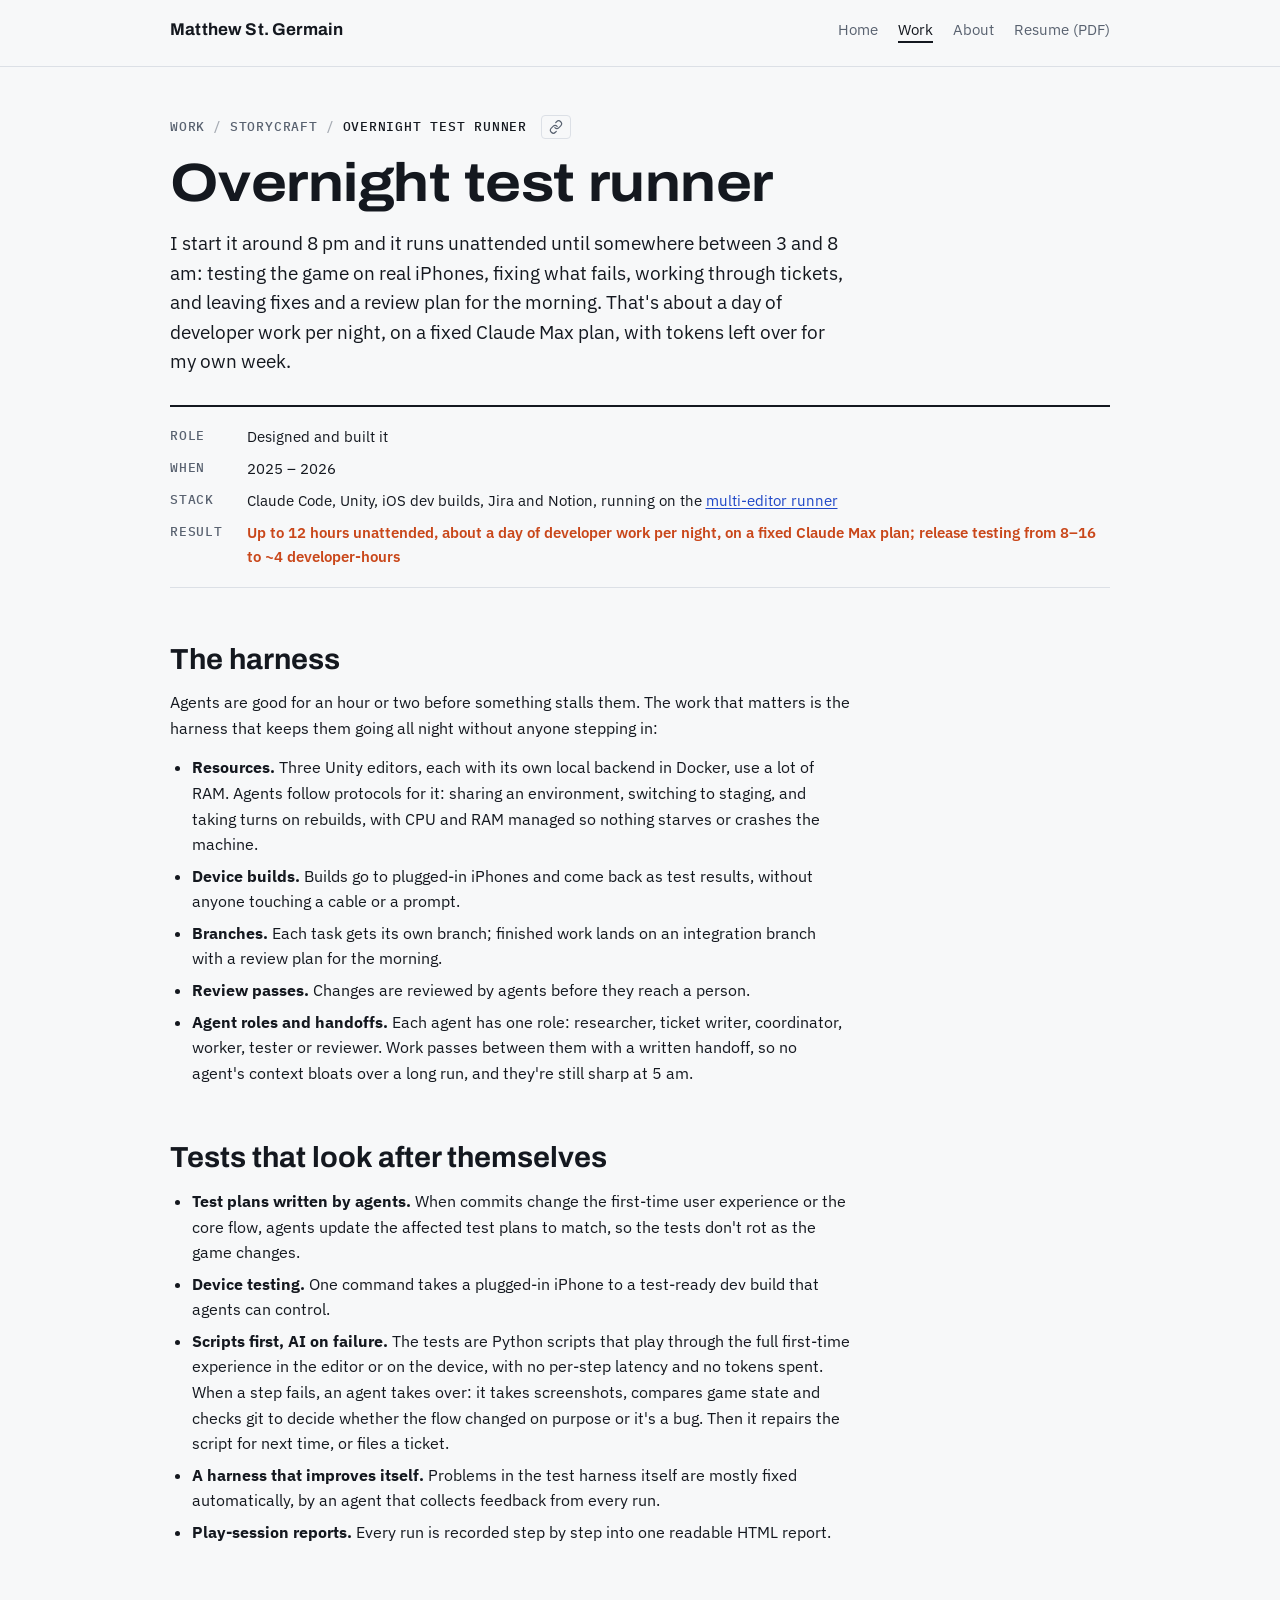
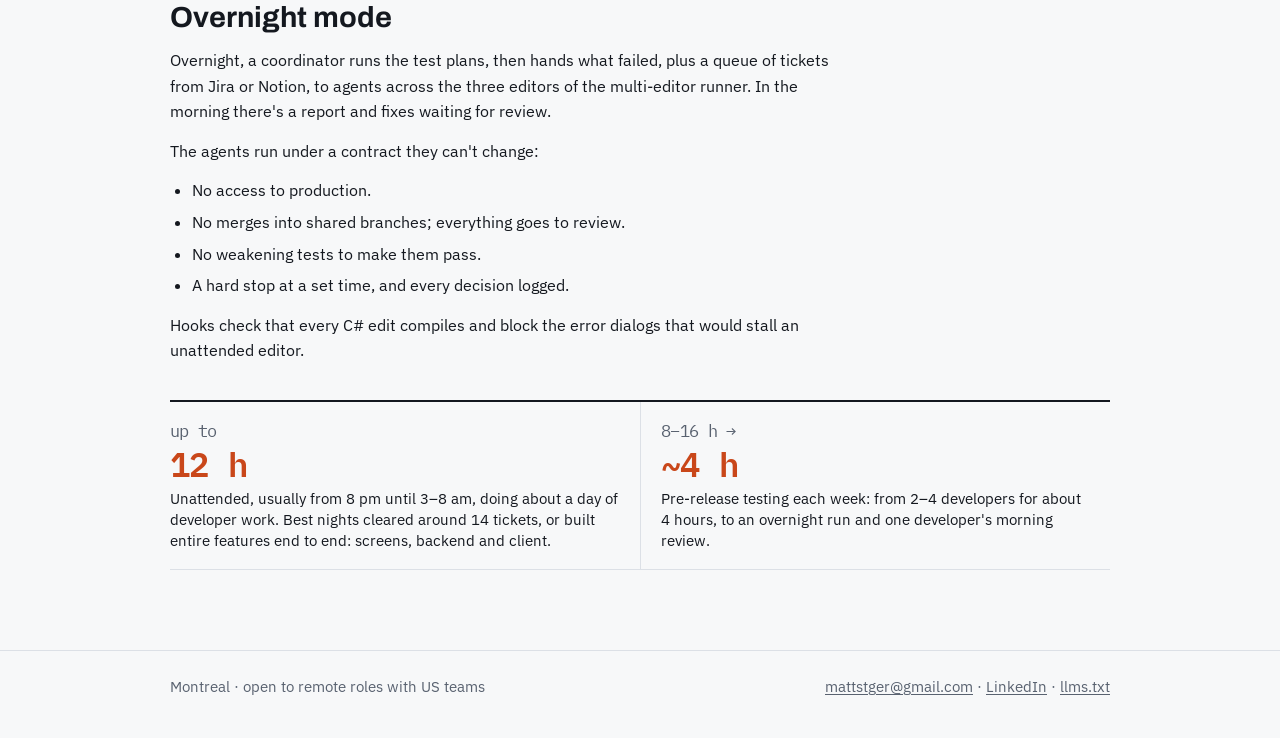
<file: work/storycraft/overnight-test-runner/index.html>
<!doctype html>
<html lang="en">
<head>
<meta charset="utf-8">
<meta name="viewport" content="width=device-width,initial-scale=1,viewport-fit=cover">
<title>Overnight test runner · Matthew St. Germain</title>
<meta name="description" content="Agents that run unattended for up to 12 hours overnight: device tests, fixes and a morning review plan.">
<link rel="canonical" href="https://mattstg.github.io/work/storycraft/overnight-test-runner/">
<meta property="og:title" content="Overnight test runner · Matthew St. Germain">
<meta property="og:description" content="Agents that run unattended for up to 12 hours overnight: device tests, fixes and a morning review plan.">
<meta property="og:type" content="website">
<meta property="og:url" content="https://mattstg.github.io/work/storycraft/overnight-test-runner/">
<link rel="alternate" type="text/plain" href="/llms.txt" title="Plain-text summary for AI readers">
<link rel="preconnect" href="https://fonts.googleapis.com"><link rel="preconnect" href="https://fonts.gstatic.com" crossorigin><link rel="stylesheet" href="https://fonts.googleapis.com/css2?family=Archivo:wdth,wght@100..125,600..700&family=IBM+Plex+Mono:wght@400;500;600&family=IBM+Plex+Sans:wght@400;500;600&display=swap">
<link rel="stylesheet" href="/assets/site.css">
</head>
<body>
<header class="top"><div class="wrap">
<a class="brand" href="/">Matthew St. Germain</a>
<nav aria-label="Main"><ul><li><a href="/">Home</a></li><li><a href="/work/" aria-current="page">Work</a></li><li><a href="/about/">About</a></li><li><a href="/resume/Matthew-St-Germain-Resume.pdf">Resume (PDF)</a></li></ul></nav>
</div></header>
<main><div class="wrap">
<nav class="crumbs" aria-label="Breadcrumb"><a href="/work/">Work</a><span class="sep">/</span><a href="/work/storycraft/">Storycraft</a><span class="sep">/</span><span aria-current="page">Overnight test runner</span><button type="button" class="copylink" title="Copy link to this page"><svg viewBox="0 0 24 24" fill="none" stroke="currentColor" stroke-width="2" stroke-linecap="round" stroke-linejoin="round" aria-hidden="true"><path d="M10 13a5 5 0 0 0 7.07 0l3-3a5 5 0 0 0-7.07-7.07l-1.5 1.5"/><path d="M14 11a5 5 0 0 0-7.07 0l-3 3a5 5 0 0 0 7.07 7.07l1.5-1.5"/></svg><span class="lbl">Copy link</span></button></nav>

<h1>Overnight test runner</h1>
<p class="lede">I start it around 8 pm and it runs unattended until somewhere between 3 and 8 am: testing the game on
real iPhones, fixing what fails, working through tickets, and leaving fixes and a review plan for the morning. That's
about a day of developer work per night, on a fixed Claude Max plan, with tokens left over for my own week.</p>

<dl class="spec">
  <dt>Role</dt><dd>Designed and built it</dd>
  <dt>When</dt><dd>2025 – 2026</dd>
  <dt>Stack</dt><dd>Claude Code, Unity, iOS dev builds, Jira and Notion, running on the <a href="/work/storycraft/multi-editor-runner/">multi-editor runner</a></dd>
  <dt>Result</dt><dd class="result">Up to 12 hours unattended, about a day of developer work per night, on a fixed Claude Max plan; release testing from 8–16 to ~4 developer-hours</dd>
</dl>

<h2>The harness</h2>
<p>Agents are good for an hour or two before something stalls them. The work that matters is the harness that keeps
them going all night without anyone stepping in:</p>
<ul>
  <li><b>Resources.</b> Three Unity editors, each with its own local backend in Docker, use a lot of RAM. Agents follow protocols for it: sharing an environment, switching to staging, and taking turns on rebuilds, with CPU and RAM managed so nothing starves or crashes the machine.</li>
  <li><b>Device builds.</b> Builds go to plugged-in iPhones and come back as test results, without anyone touching a cable or a prompt.</li>
  <li><b>Branches.</b> Each task gets its own branch; finished work lands on an integration branch with a review plan for the morning.</li>
  <li><b>Review passes.</b> Changes are reviewed by agents before they reach a person.</li>
  <li><b>Agent roles and handoffs.</b> Each agent has one role: researcher, ticket writer, coordinator, worker, tester or reviewer. Work passes between them with a written handoff, so no agent's context bloats over a long run, and they're still sharp at 5 am.</li>
</ul>

<h2>Tests that look after themselves</h2>
<ul>
  <li><b>Test plans written by agents.</b> When commits change the first-time user experience or the core flow, agents update the affected test plans to match, so the tests don't rot as the game changes.</li>
  <li><b>Device testing.</b> One command takes a plugged-in iPhone to a test-ready dev build that agents can control.</li>
  <li><b>Scripts first, AI on failure.</b> The tests are Python scripts that play through the full first-time experience in the editor or on the device, with no per-step latency and no tokens spent. When a step fails, an agent takes over: it takes screenshots, compares game state and checks git to decide whether the flow changed on purpose or it's a bug. Then it repairs the script for next time, or files a ticket.</li>
  <li><b>A harness that improves itself.</b> Problems in the test harness itself are mostly fixed automatically, by an agent that collects feedback from every run.</li>
  <li><b>Play-session reports.</b> Every run is recorded step by step into one readable HTML report.</li>
</ul>

<h2>Overnight mode</h2>
<p>Overnight, a coordinator runs the test plans, then hands what failed, plus a queue of tickets from Jira or Notion,
to agents across the three editors of the multi-editor runner. In the morning there's a report and fixes waiting
for review.</p>
<p>The agents run under a contract they can't change:</p>
<ul>
  <li>No access to production.</li>
  <li>No merges into shared branches; everything goes to review.</li>
  <li>No weakening tests to make them pass.</li>
  <li>A hard stop at a set time, and every decision logged.</li>
</ul>
<p>Hooks check that every C# edit compiles and block the error dialogs that would stall an unattended editor.</p>

<div class="metrics">
  <div class="metric"><span class="fig"><span class="from">up to</span> 12 h</span><span class="what">Unattended, usually from 8 pm until 3–8 am, doing about a day of developer work. Best nights cleared around 14 tickets, or built entire features end to end: screens, backend and client.</span></div>
  <div class="metric"><span class="fig"><span class="from">8–16 h →</span> ~4 h</span><span class="what">Pre-release testing each week: from 2–4 developers for about 4 hours, to an overnight run and one developer's morning review.</span></div>
</div>

</div></main>
<footer><div class="wrap">
<span>Montreal · open to remote roles with US teams</span>
<span><a href="mailto:mattstger@gmail.com">mattstger@gmail.com</a> · <a href="https://www.linkedin.com/in/matthew-st-germain-10368bba/">LinkedIn</a> · <a href="/llms.txt">llms.txt</a></span>
</div></footer>
<script>
document.querySelectorAll('.copylink').forEach(function (b) {
  b.addEventListener('click', function () {
    var url = document.querySelector('link[rel=canonical]').href, lbl = b.querySelector('.lbl');
    function done() {
      b.classList.add('done'); lbl.textContent = 'Copied';
      setTimeout(function () { b.classList.remove('done'); lbl.textContent = 'Copy link'; }, 1600);
    }
    function fallback() {
      var t = document.createElement('textarea'); t.value = url; document.body.appendChild(t);
      t.select(); try { document.execCommand('copy'); } catch (e) {} t.remove(); done();
    }
    if (navigator.clipboard) navigator.clipboard.writeText(url).then(done, fallback); else fallback();
  });
});
</script>
</body>
</html>
</file>
<file: assets/site.css>
/* Layout: a single reading column (about 68ch) with a wide band for spec sheets and metric rows.
   Engineering datasheet feel: mono figures, hairline rules, one signal colour for results. */
:root{
  --bg:#f7f8f9; --surface:#ffffff; --ink:#14181f; --muted:#596270; --rule:#dce0e6;
  --accent:#1f47c7; --signal:#c9471a; --signal-bg:#fbeee8;
  --display:"Archivo","Arial Narrow",Arial,sans-serif;
  --body:"IBM Plex Sans",system-ui,-apple-system,"Segoe UI",sans-serif;
  --mono:"IBM Plex Mono",ui-monospace,Consolas,monospace;
  --measure:68ch;
}
@media (prefers-color-scheme:dark){:root:not([data-theme="light"]){
  --bg:#0f1217; --surface:#171b22; --ink:#e6e9ee; --muted:#9aa3b1; --rule:#2a303a;
  --accent:#86a6ff; --signal:#ff8a5c; --signal-bg:#2a1a13; color-scheme:dark}}
:root[data-theme="dark"]{
  --bg:#0f1217; --surface:#171b22; --ink:#e6e9ee; --muted:#9aa3b1; --rule:#2a303a;
  --accent:#86a6ff; --signal:#ff8a5c; --signal-bg:#2a1a13; color-scheme:dark}

*{box-sizing:border-box}
html{-webkit-text-size-adjust:100%}
body{margin:0;background:var(--bg);color:var(--ink);font:16px/1.6 var(--body)}
img{max-width:100%;height:auto;display:block}
a{color:var(--accent);text-underline-offset:2px}
a:focus-visible{outline:2px solid var(--accent);outline-offset:2px;border-radius:2px}
.wrap{max-width:980px;margin:0 auto;padding-left:max(20px,env(safe-area-inset-left,0px));padding-right:max(20px,env(safe-area-inset-right,0px))}

/* Header */
.top{border-bottom:1px solid var(--rule)}
.top .wrap{display:flex;flex-wrap:wrap;align-items:baseline;justify-content:space-between;gap:8px 24px;padding-block:18px}
.brand{font:700 17px/1 var(--display);letter-spacing:.01em;color:var(--ink);text-decoration:none}
nav ul{display:flex;flex-wrap:wrap;gap:4px 20px;list-style:none;margin:0;padding:0;font-size:15px}
nav a{color:var(--muted);text-decoration:none}
nav a:hover,nav a[aria-current="page"]{color:var(--ink)}
nav a[aria-current="page"]{text-decoration:underline;text-decoration-thickness:2px;text-underline-offset:6px}

/* Type */
main{padding-block:48px 72px}
h1,h2,h3{font-family:var(--display);text-wrap:balance;line-height:1.12}
h1{font-size:clamp(34px,5.5vw,54px);font-weight:700;letter-spacing:-.01em;margin:0 0 16px;font-stretch:112%}
h2{font-size:clamp(23px,3vw,29px);font-weight:700;margin:56px 0 14px}
h3{font-size:19px;font-weight:700;margin:28px 0 8px}
p,ul,ol{max-width:var(--measure);margin:0 0 14px}
ul,ol{padding-left:22px}
li{margin-bottom:6px}
.lede{font-size:19px;line-height:1.55;color:var(--ink);max-width:62ch}
.eyebrow{font:500 13px/1.2 var(--mono);letter-spacing:.06em;text-transform:uppercase;color:var(--muted);margin:0 0 12px}
.muted{color:var(--muted)}
code{font:14px var(--mono);background:var(--surface);border:1px solid var(--rule);border-radius:3px;padding:0 4px}
hr{border:0;border-top:1px solid var(--rule);margin:48px 0}

/* Metric row: before → after, the page's one loud element */
.metrics{display:grid;grid-template-columns:repeat(auto-fit,minmax(200px,1fr));gap:0;border-top:2px solid var(--ink);border-bottom:1px solid var(--rule);margin:36px 0 8px}
.metric{padding:18px 20px 18px 0;display:flex;flex-direction:column;gap:6px;min-width:0}
.metric + .metric{padding-left:20px;border-left:1px solid var(--rule)}
.metric .fig{font:600 clamp(26px,3.6vw,34px)/1.05 var(--mono);color:var(--signal);font-variant-numeric:tabular-nums;letter-spacing:-.02em}
.metric .fig .from{display:block;font-size:.5em;line-height:1.3;margin-bottom:4px;color:var(--muted);font-weight:400}
.metric .what{font-size:14.5px;line-height:1.45;color:var(--ink)}
@media (max-width:620px){.metric + .metric{padding-left:0;border-left:0;border-top:1px solid var(--rule)}}

/* Spec sheet at the top of each work page */
.spec{display:grid;grid-template-columns:max-content 1fr;gap:8px 24px;margin:28px 0 8px;padding:18px 0;border-top:2px solid var(--ink);border-bottom:1px solid var(--rule);font-size:15px;max-width:none}
.spec dt{font:500 12.5px/1.6 var(--mono);letter-spacing:.06em;text-transform:uppercase;color:var(--muted)}
.spec dd{margin:0;min-width:0}
.spec .result{color:var(--signal);font-weight:600}

/* Work list */
.worklist{list-style:none;padding:0;margin:20px 0 0;max-width:none;border-top:1px solid var(--rule)}
.worklist li{margin:0;border-bottom:1px solid var(--rule)}
.worklist a.row{display:grid;grid-template-columns:1fr auto;gap:4px 24px;padding:18px 0;text-decoration:none;color:var(--ink)}
.worklist .t{font:700 20px/1.25 var(--display)}
.worklist a.row:hover .t{color:var(--accent)}
.worklist .d{grid-column:1;color:var(--muted);font-size:15px;max-width:62ch}
.worklist .k{grid-column:2;grid-row:1/span 2;align-self:center;font:600 15px var(--mono);color:var(--signal);text-align:right;white-space:nowrap}
.worklist .plain{padding:14px 0;display:grid;gap:2px}
.worklist .plain .t{font-size:17px}
/* Highlighted work: title, small company link, description; the title link covers the row */
.worklist li.hl{position:relative}
.worklist .hl .row{display:grid;grid-template-columns:1fr auto;gap:2px 24px;padding:18px 0}
.worklist .hl a.t{color:var(--ink);text-decoration:none;grid-column:1}
.worklist .hl a.t::after{content:"";position:absolute;inset:0}
.worklist .hl:hover a.t{color:var(--accent)}
.worklist .hl .co{grid-column:1;position:relative;z-index:1;justify-self:start;font-size:13.5px;font-style:italic;color:var(--muted);text-decoration:none}
.worklist .hl .co:hover{color:var(--accent);text-decoration:underline}
.worklist .hl .d{margin-top:4px}
.worklist .hl .k{grid-row:1/span 3}
@media (max-width:620px){.worklist a.row,.worklist .hl .row{grid-template-columns:1fr}.worklist .k,.worklist .hl .k{grid-column:1;grid-row:auto;text-align:left}}

/* Steps and callouts */
.steps{counter-reset:s;list-style:none;padding:0}
.steps li{counter-increment:s;position:relative;padding-left:40px;margin-bottom:14px}
.steps li::before{content:counter(s,decimal-leading-zero);position:absolute;left:0;top:1px;font:600 14px var(--mono);color:var(--muted)}
.callout{border-left:3px solid var(--signal);background:var(--signal-bg);padding:12px 16px;border-radius:0 4px 4px 0;max-width:var(--measure);margin:20px 0}
.callout p:last-child{margin-bottom:0}
.note{font-size:14.5px;color:var(--muted);border-top:1px solid var(--rule);padding-top:14px;margin-top:40px;max-width:var(--measure)}

/* Games */
.games{display:grid;grid-template-columns:repeat(auto-fill,minmax(270px,1fr));gap:20px;margin-top:16px}
.game{background:var(--surface);border:1px solid var(--rule);border-radius:6px;padding:18px;display:flex;flex-direction:column;gap:8px;min-width:0}
.game h3{margin:0}
.game p{margin:0;font-size:15px}
.game .facts{font:500 13.5px/1.5 var(--mono);color:var(--signal)}
.game .role{color:var(--muted);font-size:14px}
.shot{border:1px solid var(--rule);border-radius:6px;overflow:hidden;margin:20px 0;max-width:720px}

/* Timeline: each row links to its job page */
.timeline{list-style:none;padding:0;max-width:none;margin:16px 0 0}
.timeline li{border-top:1px solid var(--rule);margin:0}
.timeline li > a{display:grid;grid-template-columns:150px 1fr;gap:4px 20px;padding:12px 0;color:var(--ink);text-decoration:none}
.timeline .when{font:500 14px/1.6 var(--mono);color:var(--muted);font-variant-numeric:tabular-nums}
.timeline .what b{font-weight:600}
.timeline a .what::after{content:" →";color:var(--accent)}
.timeline a:hover .what b{color:var(--accent)}
@media (max-width:620px){.timeline li > a{grid-template-columns:1fr}}

/* Breadcrumbs with a copy-link button */
.crumbs{display:flex;flex-wrap:wrap;align-items:center;gap:4px 8px;font:500 13px/1.4 var(--mono);letter-spacing:.06em;text-transform:uppercase;color:var(--muted);margin:0 0 14px}
.crumbs a{color:var(--muted);text-decoration:none}
.crumbs a:hover{color:var(--accent);text-decoration:underline}
.crumbs [aria-current]{color:var(--ink)}
.crumbs .sep{opacity:.5}
.copylink{display:inline-flex;align-items:center;gap:6px;margin-left:6px;padding:4px 7px;background:none;border:1px solid var(--rule);border-radius:4px;color:var(--muted);font:inherit;cursor:pointer}
.copylink:hover{color:var(--accent);border-color:var(--accent)}
.copylink:focus-visible{outline:2px solid var(--accent);outline-offset:2px}
.copylink svg{width:14px;height:14px;display:block}
.copylink .lbl{display:none}
.copylink.done{color:var(--signal);border-color:var(--signal)}
.copylink.done .lbl{display:inline}

/* Jobs on the Work page */
.jobs{border-bottom:1px solid var(--rule)}
.job{border-top:1px solid var(--rule);padding:22px 0}
.jobhead{display:flex;flex-wrap:wrap;justify-content:space-between;align-items:baseline;gap:4px 16px}
.jobhead h3{margin:0;font-size:24px}
.jobhead h3 a{color:var(--ink);text-decoration:none}
.jobhead h3 a:hover{color:var(--accent)}
.jobhead .when{font:500 14px var(--mono);color:var(--muted);font-variant-numeric:tabular-nums}
.job .role{color:var(--muted);margin:4px 0 10px;font-size:15px}
.job .tops{margin-bottom:10px}
.job .tops li::marker{color:var(--signal)}
.job .more{font-weight:600;text-decoration:none}
.job .more:hover{text-decoration:underline}

/* Games shelf */
.shelf{list-style:none;padding:0;margin:16px 0 0;max-width:none;display:grid;grid-template-columns:repeat(auto-fill,minmax(132px,1fr));gap:18px}
.shelf li{margin:0;min-width:0}
.shelf a{display:block;color:var(--ink);text-decoration:none}
.shelf img{width:100%;aspect-ratio:4/3;object-fit:contain;background:var(--surface);border:1px solid var(--rule);border-radius:6px;padding:6px}
.shelf a:hover img,.shelf a:hover .tile{border-color:var(--accent)}
.shelf .tile{display:flex;align-items:center;justify-content:center;aspect-ratio:4/3;background:var(--surface);border:1px solid var(--rule);border-radius:6px;font:700 18px/1.1 var(--display);color:var(--accent)}.shelf .n{display:block;font-weight:600;font-size:14.5px;line-height:1.3;margin-top:8px}
.shelf .for-dark{display:none}
@media (prefers-color-scheme:dark){:root:not([data-theme="light"]) .shelf .for-light{display:none}:root:not([data-theme="light"]) .shelf .for-dark{display:block}}
:root[data-theme="dark"] .shelf .for-light{display:none}
:root[data-theme="dark"] .shelf .for-dark{display:block}
.shelf .r{display:block;color:var(--muted);font-size:13px;line-height:1.35}

/* About intro with portrait */
.intro{display:grid;grid-template-columns:200px 1fr;gap:28px;align-items:center;margin-bottom:24px}
.intro h1{margin-bottom:12px}
.intro .lede{margin:0}
.portrait{width:200px;height:200px;object-fit:cover;border-radius:8px;border:1px solid var(--rule)}
@media (max-width:620px){.intro{grid-template-columns:1fr;gap:18px}.portrait{width:160px;height:160px}}
.shot.gtd{max-width:432px}
.shot.gtd img{width:100%}

/* Footer */
footer{border-top:1px solid var(--rule)}
footer .wrap{padding-block:24px 40px;display:flex;flex-wrap:wrap;gap:8px 24px;justify-content:space-between;font-size:14.5px;color:var(--muted)}
footer a{color:var(--muted)}

@media (prefers-reduced-motion:no-preference){a{transition:color .15s}}
</file>
